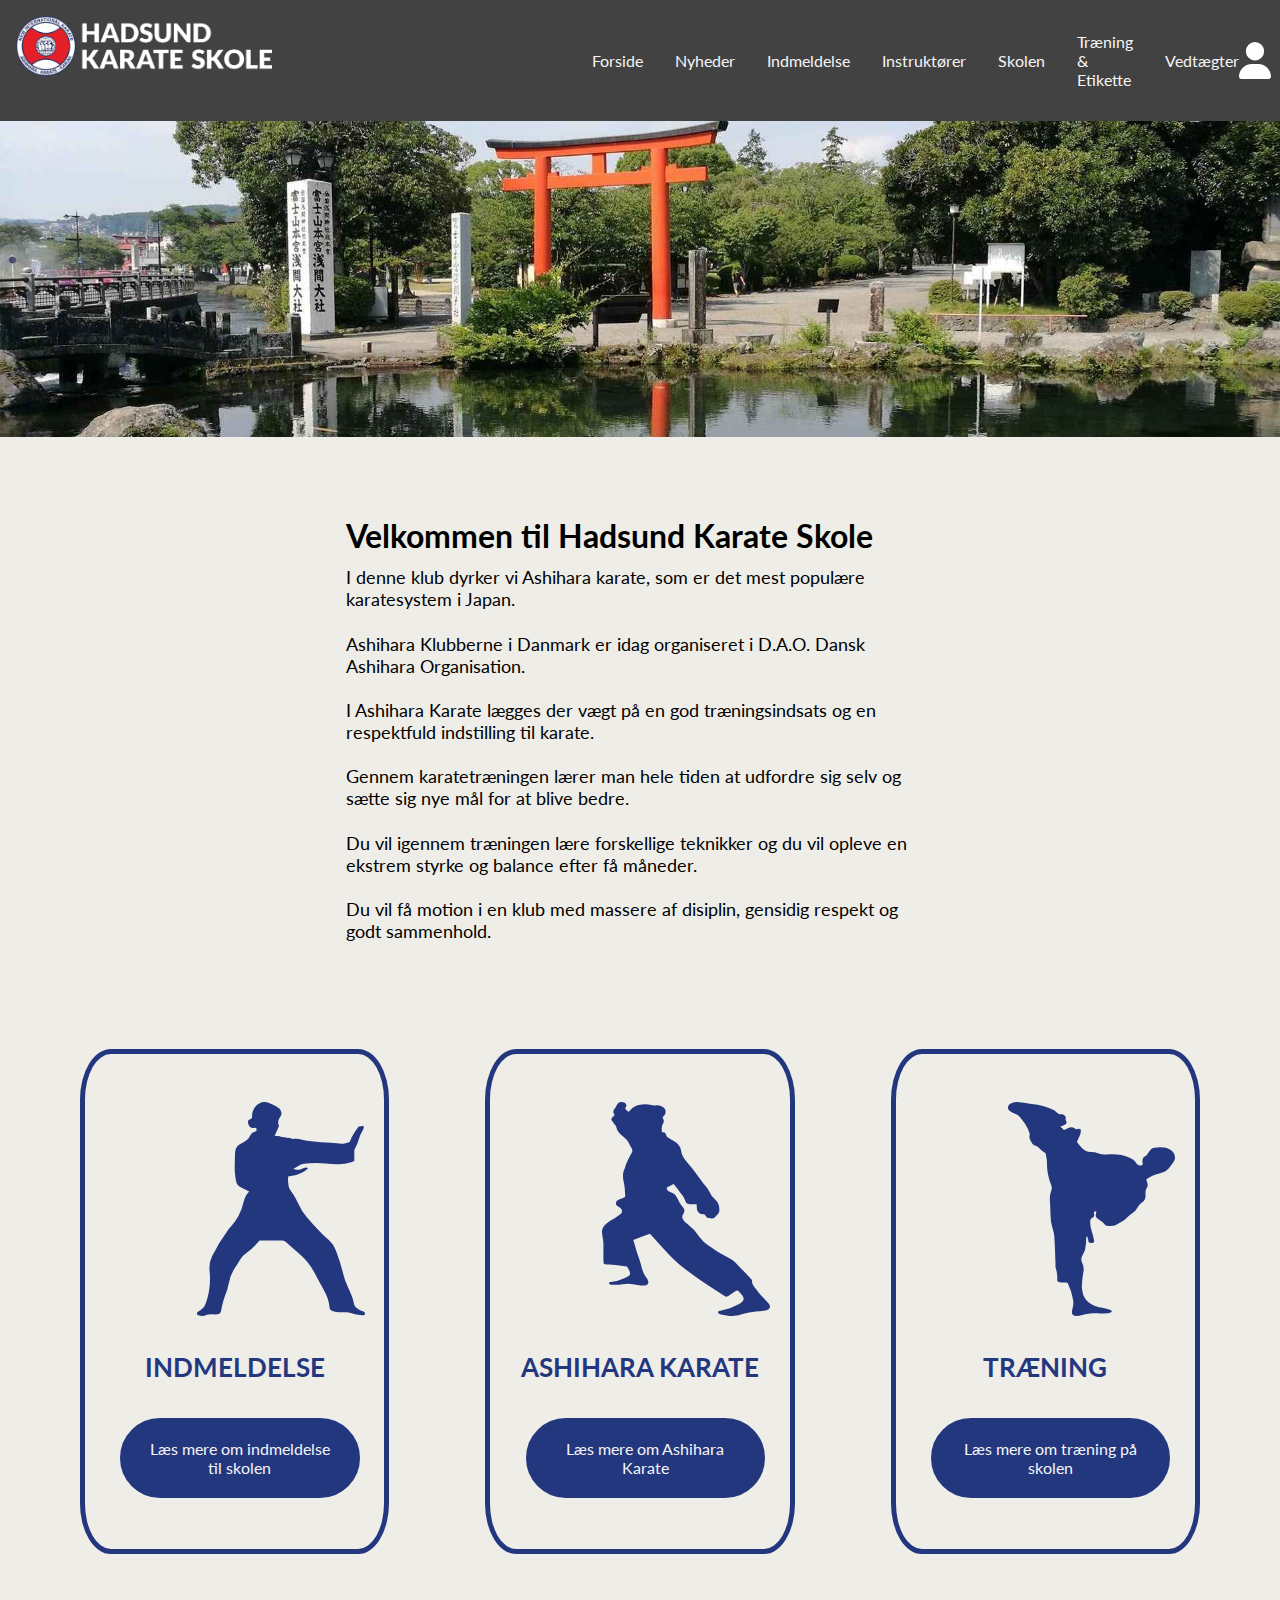
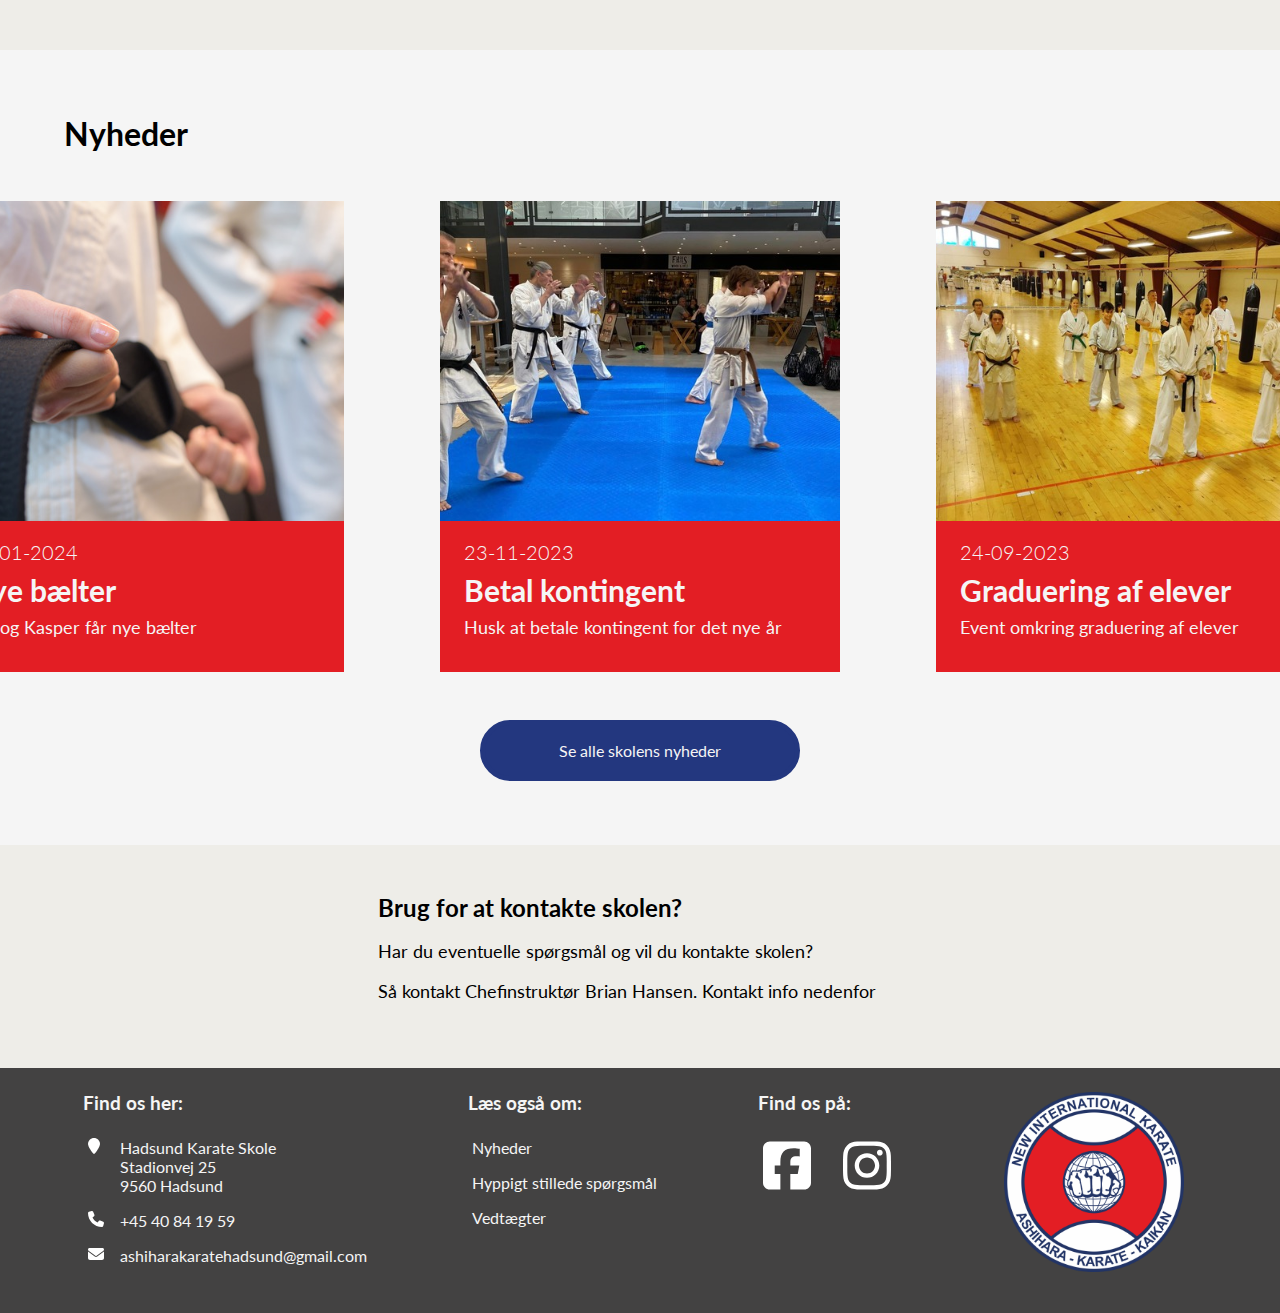
<file: index.html>
<!DOCTYPE html>
<html lang="en">
  <head>
    <meta charset="UTF-8">
    <meta name="viewport" content="width=device-width, initial-scale=1.0">
    <link rel="stylesheet" href="./assets/css/style.css">
    <title>Hadsund Karate Skole - Forside</title>
  </head>
  <body>
    <header>
      <nav>
        <a href="./index.html"><img class="logo" src="./assets/images/LogoMedText600px.png" alt="Hadsund karate skole logo"></a>
        <div class="menu">
        <img src="./assets/images/bars-solid (3).svg" alt="Menu">
        </div>
        <ul>
          <li><a href="./index.html">Forside</a></li>
          <li><a href="./Nyheder.html">Nyheder</a></li>
          <li><a href="./Indmeldse.html">Indmeldelse</a></li>
          <li><a href="./Instruktører.html">Instruktører</a></li>
          <li><a href="./Skolen.html">Skolen</a></li>
          <li><a href="./Træning.html">Træning & Etikette</a></li>
          <li><a href="./Vedtægter.html">Vedtægter</a></li>
        </ul>
        <a href="#"><img src="./assets/images/user-icon.svg" alt="Brugerlogin til Ashihara hadsund karate skole"></a>
      </nav>
      <img class="hero" src="./assets/images/Desktop Hero/BueHero.jpg" alt="Billede af torigate fra Japan">
    </header>
    <main>
      <section class="velkommen">
        <h1>Velkommen til Hadsund Karate Skole</h1>
        <p>I denne klub dyrker vi Ashihara karate, som er det mest populære
          karatesystem i Japan.</p>
        <p>Ashihara Klubberne i Danmark er idag organiseret i D.A.O. Dansk Ashihara Organisation.</p>
        <p>I Ashihara Karate lægges der vægt på en god træningsindsats og en respektfuld indstilling til karate. </p>
        <p>Gennem karatetræningen lærer man hele tiden at udfordre sig selv og sætte sig nye mål for at blive bedre.</p>
        <p>Du vil igennem træningen lære forskellige teknikker og du vil opleve en ekstrem styrke og balance efter få måneder.</p>
        <p>Du vil få motion i en klub med massere af disiplin, gensidig respekt og godt sammenhold.</p>
      </section>
      <section>
        <div class="fep">
          <ul>
            <li>
              <img src="./assets/images/Figur 1.svg" alt="Billede af karate mand">
              <h3>INDMELDELSE</h3>
              <a href="./Indmeldse.html">Læs mere om indmeldelse til skolen</a>
            </li>
            <li>
              <img src="./assets/images/NewIcon2.svg" alt="Billede af karate mand med ben i vejret">
              <h3>ASHIHARA KARATE</h3>
              <a href="./Skolen.html">Læs mere om Ashihara Karate</a>
            </li>
            <li>
              <img src="./assets/images/NewIcon3.svg" alt="Billede af karate mand i forsvarsposition">
              <h3>TRÆNING</h3>
              <a href="./Træning.html">Læs mere om træning på skolen</a>
            </li>
          </ul>
        </div>
      </section>
      <section class="whitebg">
        <h2>Nyheder</h2>
        <div class="nyheder">
          <div class="nyhedsbokse">
            <a href="./Nyhed1.html">
              <img src="./assets/images/Nyheder/BælteNyhed.jpg" alt="Billede af bælte der strammes">
              <div class="nyhedtxt">
                <h3>12-01-2024</h3>
                <h4>Nye bælter</h4>
                <p>Jan og Kasper får nye bælter</p>
              </div>
            </a>
          </div>
          <div class="nyhedsbokse">
            <a href="#">
              <img src="./assets/images/Nyheder/KontingentNyhed.jpg" alt="Billede af Hadsund Karate Skole der træner">
              <div class="nyhedtxt">
                <h3>23-11-2023</h3>
                <h4>Betal kontingent</h4>
                <p>Husk at betale kontingent for det nye år</p>
              </div>
            </a>
          </div>
          <div class="nyhedsbokse">
            <a href="#">
              <img src="./assets/images/Nyheder/GradueringNyhed.jpg" alt="Billede af elever i Hadsund Karate Skolens dojo">
              <div class="nyhedtxt">
                <h3>24-09-2023</h3>
                <h4>Graduering af elever</h4>
                <p>Event omkring graduering af elever</p>
              </div>
            </a>
          </div>
        </div>
        <a class="knappen" href="./Nyheder.html">Se alle skolens nyheder</a>
      </section>
      <section class="kontakt">
        <h2>Brug for at kontakte skolen?</h2>
        <p>Har du eventuelle spørgsmål og vil du kontakte skolen?</p>
        <p>Så kontakt Chefinstruktør Brian Hansen. Kontakt info nedenfor</p>
      </section>
    </main>
    <footer>
      <div>
        <h3>Find os her:</h3>
        <ul>
          <li>
            <img class="pin" src="./assets/images/location-pin-solid.svg" alt="pin icon til adresse">
            <p>
              Hadsund Karate Skole <br>
              Stadionvej 25 <br>
              9560 Hadsund
            </p>
          </li>
          <li>
            <a href="tel:+40841959"><img src="./assets/images/phone-solid.svg" alt="Telefon icon til kontakt">+45 40 84 19 59</a>
          </li>
          <li>
            <a href="mailto:ashiharakaratehadsund@gmail.com"><img src="./assets/images/envelope-solid.svg" alt="kuvert icon til mailadresse">ashiharakaratehadsund@gmail.com</a>
          </li>
        </ul>
      </div>
      <div>
        <h3>Læs også om:</h3>
        <ul>
          <li><a href="./Nyheder.html">Nyheder</a></li>
          <li><a href="./Skolen.html#FAQ">Hyppigt stillede spørgsmål</a></li>
          <li><a href="./Vedtægter.html">Vedtægter</a></li>
        </ul>
      </div>
      <div class="soMe">
        <h3>Find os på:</h3>
        <ul>
          <li>
            <a href="https://www.facebook.com/pages/Hadsund-Karate-Skole/755453411214747?paipv=0&eav=AfYNn-LGBOCE7icFUKvfphhzmrE2_DwDuVQ1hgRdJdn99b6k6TsdnisQBBgXSzHgJ0Q&_rdr"><img src="./assets/images/square-facebook (1).svg" alt="Facebook icon"></a>
          </li>
          <li>
            <a href="https://www.instagram.com/hadsund_ashihara/?utm_source=ig_profile_share&igshid=1e9ogmtfgvlws"><img src="./assets/images/instagram (1).svg" alt="Instagram icon"></a>
          </li>
        </ul>
      </div>
      <img src="./assets/images/logo_til_footer1.svg" alt="Klubbens logo">
    </footer>
  </body>
</html>
</file>
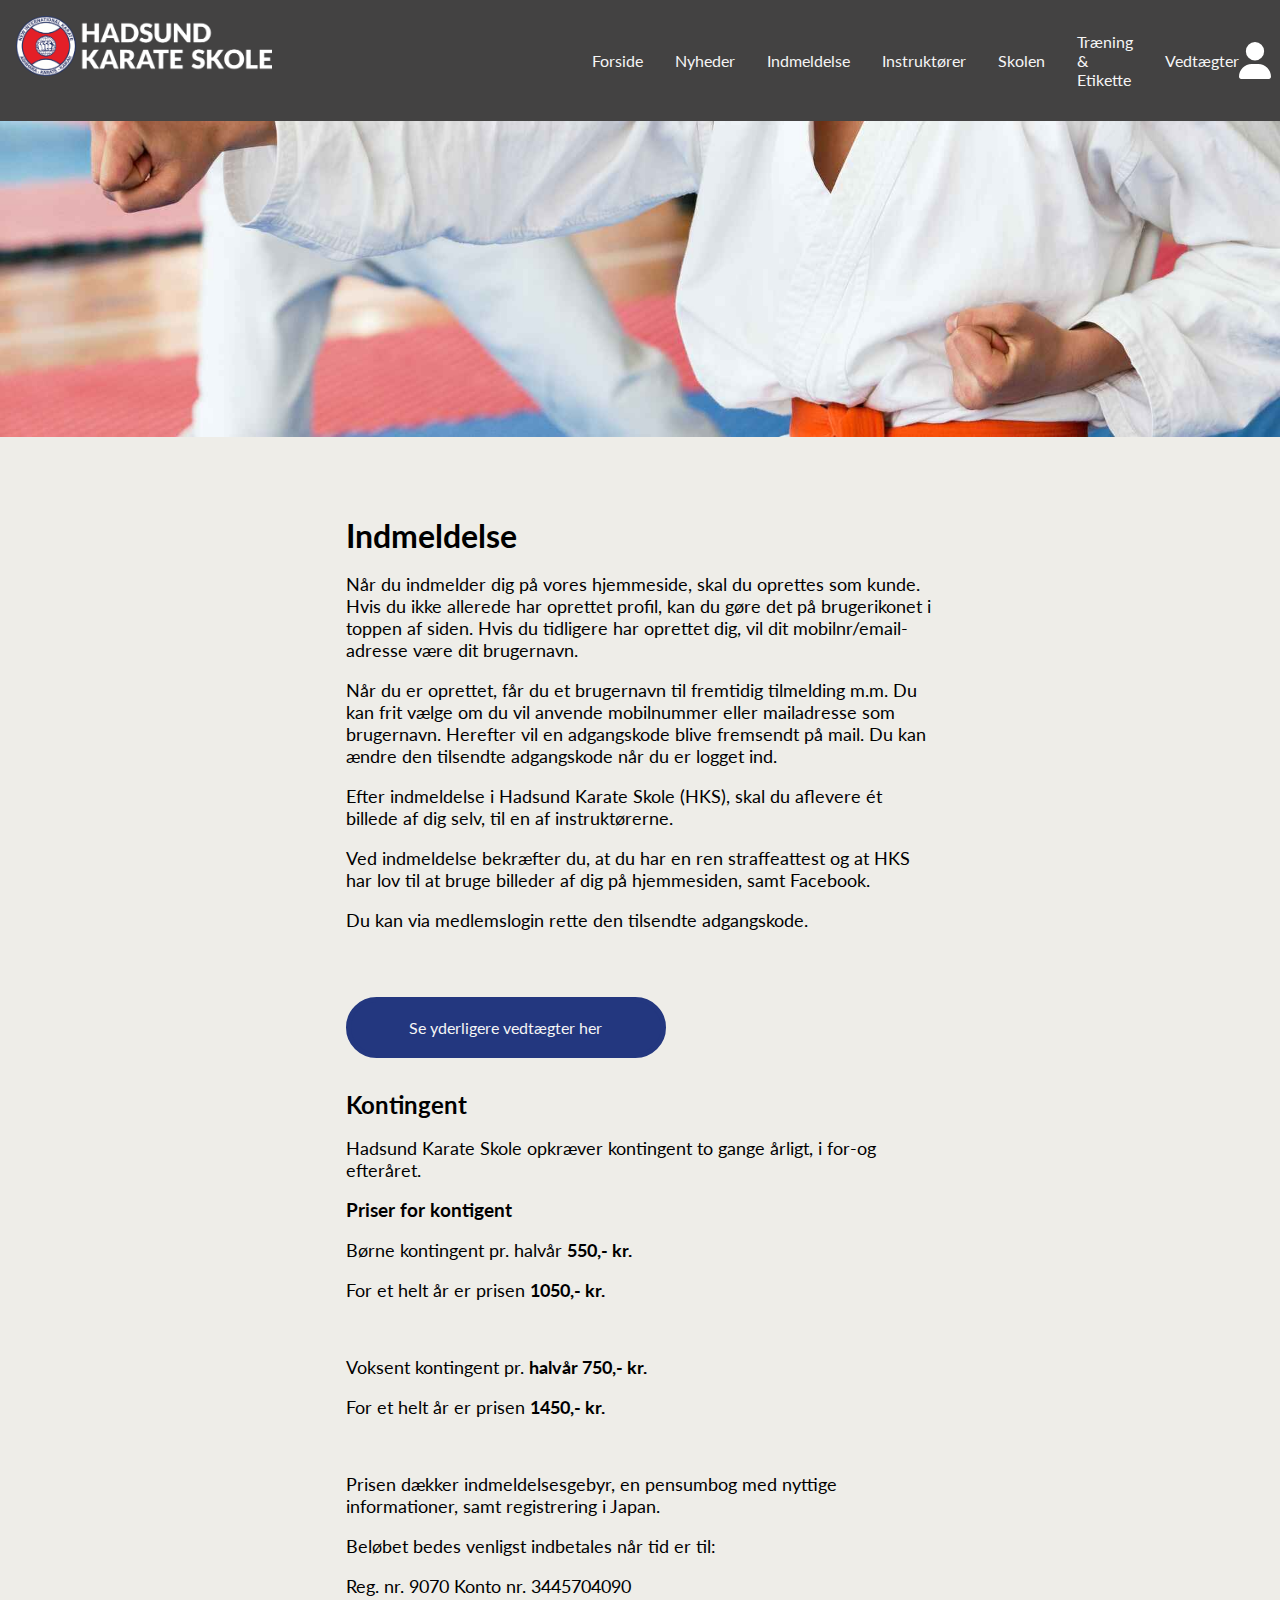
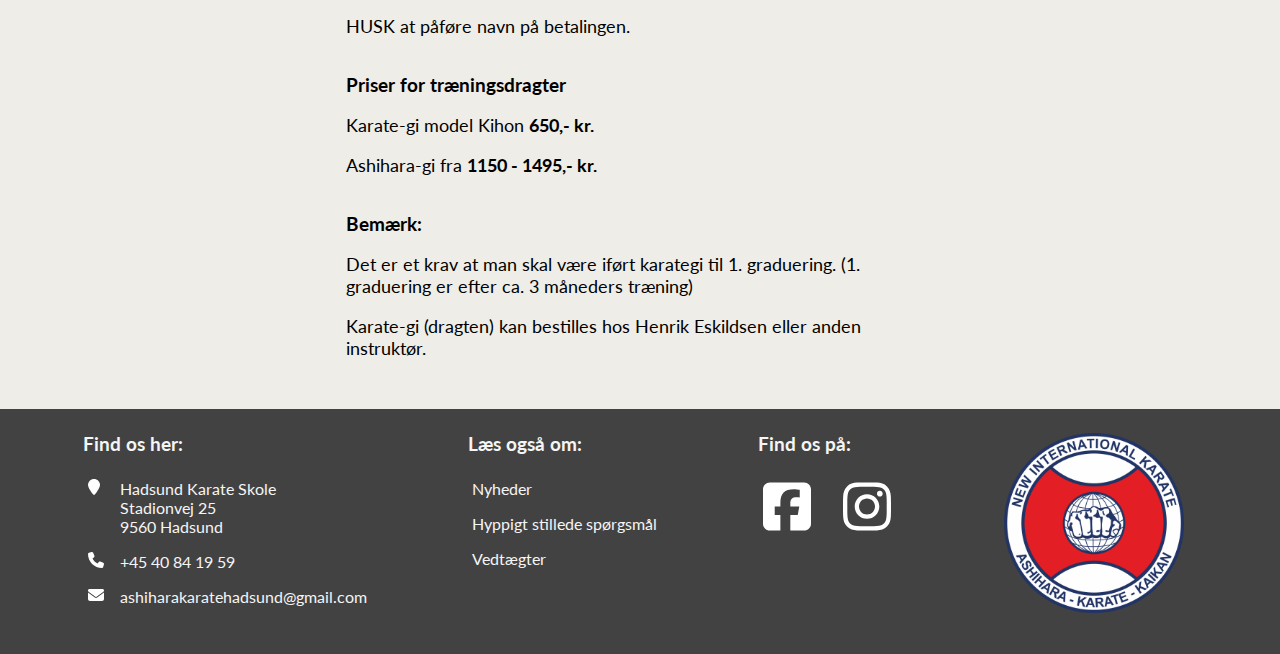
<file: Indmeldse.html>
<!DOCTYPE html>
<html lang="da">
  <head>
    <meta charset="UTF-8">
    <meta name="viewport" content="width=device-width, initial-scale=1.0">
    <link rel="stylesheet" href="./assets/css/style.css">
    <title>Hadsund Karate Skole - Indmeldelse</title>
  </head>
  <body>
    <header>
      <nav>
        <a href="./index.html"><img class="logo" src="./assets/images/LogoMedText600px.png" alt="Hadsund karate skole logo"></a>
        <div class="menu">
        <img src="./assets/images/bars-solid (3).svg" alt="Menu">
        </div>
        <ul>
          <li><a href="./index.html">Forside</a></li>
          <li><a href="./Nyheder.html">Nyheder</a></li>
          <li><a href="./Indmeldse.html">Indmeldelse</a></li>
          <li><a href="./Instruktører.html">Instruktører</a></li>
          <li><a href="./Skolen.html">Skolen</a></li>
          <li><a href="./Træning.html">Træning & Etikette</a></li>
          <li><a href="./Vedtægter.html">Vedtægter</a></li>
        </ul>
        <a href="#"><img src="./assets/images/user-icon.svg" alt="Brugerlogin til Ashihara hadsund karate skole"></a>
      </nav>
      <img class="hero" src="./assets/images/Desktop Hero/IndmeldelseHero.jpg" alt="Billede af en der laver et karate slag">
    </header>
    <main>
      <div class="mainGrid">
        <div>
          <article>
            <h1>Indmeldelse</h1>
            <p>
              Når du indmelder dig på vores hjemmeside, skal du oprettes som kunde. Hvis du ikke allerede har oprettet profil, kan du gøre det på brugerikonet i toppen af siden. Hvis du tidligere har oprettet dig, vil dit mobilnr/email-adresse være dit brugernavn.
            </p>
            <p>
              Når du er oprettet, får du et brugernavn til fremtidig tilmelding m.m.  Du kan frit vælge om du vil anvende mobilnummer eller mailadresse som brugernavn. Herefter vil en adgangskode blive fremsendt på mail. Du kan ændre den tilsendte adgangskode når du er logget ind. 
            </p>
            <p>Efter indmeldelse i Hadsund Karate Skole (HKS), skal du aflevere ét billede af dig selv, til en af instruktørerne.</p>
            <p>
              Ved indmeldelse bekræfter du, at du har en ren straffeattest og at HKS har lov til at bruge billeder af dig på hjemmesiden, samt Facebook.
            </p>
            <p>Du kan via medlemslogin rette den tilsendte adgangskode.</p>
          </article>
          <div class="knapPos2">
            <a class="knappen" href="./Vedtægter.html"
              >Se yderligere vedtægter her</a
            >
          </div>
        </div>
        <section>
          <h2>Kontingent</h2>
          <p>
            Hadsund Karate Skole opkræver kontingent to gange årligt, i for-og
            efteråret.
          </p>
          <article>
            <h3>Priser for kontigent</h3>
            <p>Børne kontingent pr. halvår <span>550,- kr.</span></p>
            <p>For et helt år er prisen <span>1050,- kr.</span></p>
            <br>
            <p>Voksent kontingent pr. <span>halvår 750,- kr.</span></p>
            <p>For et helt år er prisen <span>1450,- kr.</span></p>
            <br>
            <p>
              Prisen dækker indmeldelsesgebyr, en pensumbog med nyttige
              informationer, samt registrering i Japan.
            </p>
            <p>Beløbet bedes venligst indbetales når tid er til:</p>
            <p>Reg. nr. 9070 Konto nr. 3445704090</p>
            <p>HUSK at påføre navn på betalingen.</p> <br>
          </article>
          <article>
            <h3>Priser for træningsdragter</h3>
            <p>Karate-gi model Kihon <span>650,- kr. </span></p>
            <p>Ashihara-gi fra <span>1150 - 1495,- kr. </span></p> <br>
          </article>
          <article>
            <h3>Bemærk:</h3>
            <p>
              Det er et krav at man skal være iført karategi til 1. graduering.
              (1. graduering er efter ca. 3 måneders træning)
            </p>
            <p>
              Karate-gi (dragten) kan bestilles hos Henrik Eskildsen eller anden
              instruktør.
            </p>
          </article>
        </section>
      </div>
    </main>
    <footer>
      <div>
        <h3>Find os her:</h3>
        <ul>
          <li>
            <img class="pin" src="./assets/images/location-pin-solid.svg" alt="pin icon til adresse">
            <p>
              Hadsund Karate Skole <br>
              Stadionvej 25 <br>
              9560 Hadsund
            </p>
          </li>
          <li>
            <a href="tel:+40841959"><img src="./assets/images/phone-solid.svg" alt="Telefon icon til kontakt">+45 40 84 19 59</a>
          </li>
          <li>
            <a href="mailto:ashiharakaratehadsund@gmail.com"><img src="./assets/images/envelope-solid.svg" alt="kuvert icon til mailadresse">ashiharakaratehadsund@gmail.com</a>
          </li>
        </ul>
      </div>
      <div>
        <h3>Læs også om:</h3>
        <ul>
          <li><a href="./Nyheder.html">Nyheder</a></li>
          <li><a href="./Skolen.html#FAQ">Hyppigt stillede spørgsmål</a></li>
          <li><a href="./Vedtægter.html">Vedtægter</a></li>
        </ul>
      </div>
      <div class="soMe">
        <h3>Find os på:</h3>
        <ul>
          <li>
            <a href="https://www.facebook.com/pages/Hadsund-Karate-Skole/755453411214747?paipv=0&eav=AfYNn-LGBOCE7icFUKvfphhzmrE2_DwDuVQ1hgRdJdn99b6k6TsdnisQBBgXSzHgJ0Q&_rdr"><img src="./assets/images/square-facebook (1).svg" alt="Facebook icon"></a>
          </li>
          <li>
            <a href="https://www.instagram.com/hadsund_ashihara/?utm_source=ig_profile_share&igshid=1e9ogmtfgvlws"><img src="./assets/images/instagram (1).svg" alt="Instagram icon"></a>
          </li>
        </ul>
      </div>
      <img src="./assets/images/logo_til_footer1.svg" alt="Klubbens logo">
    </footer>
  </body>
</html>
</file>
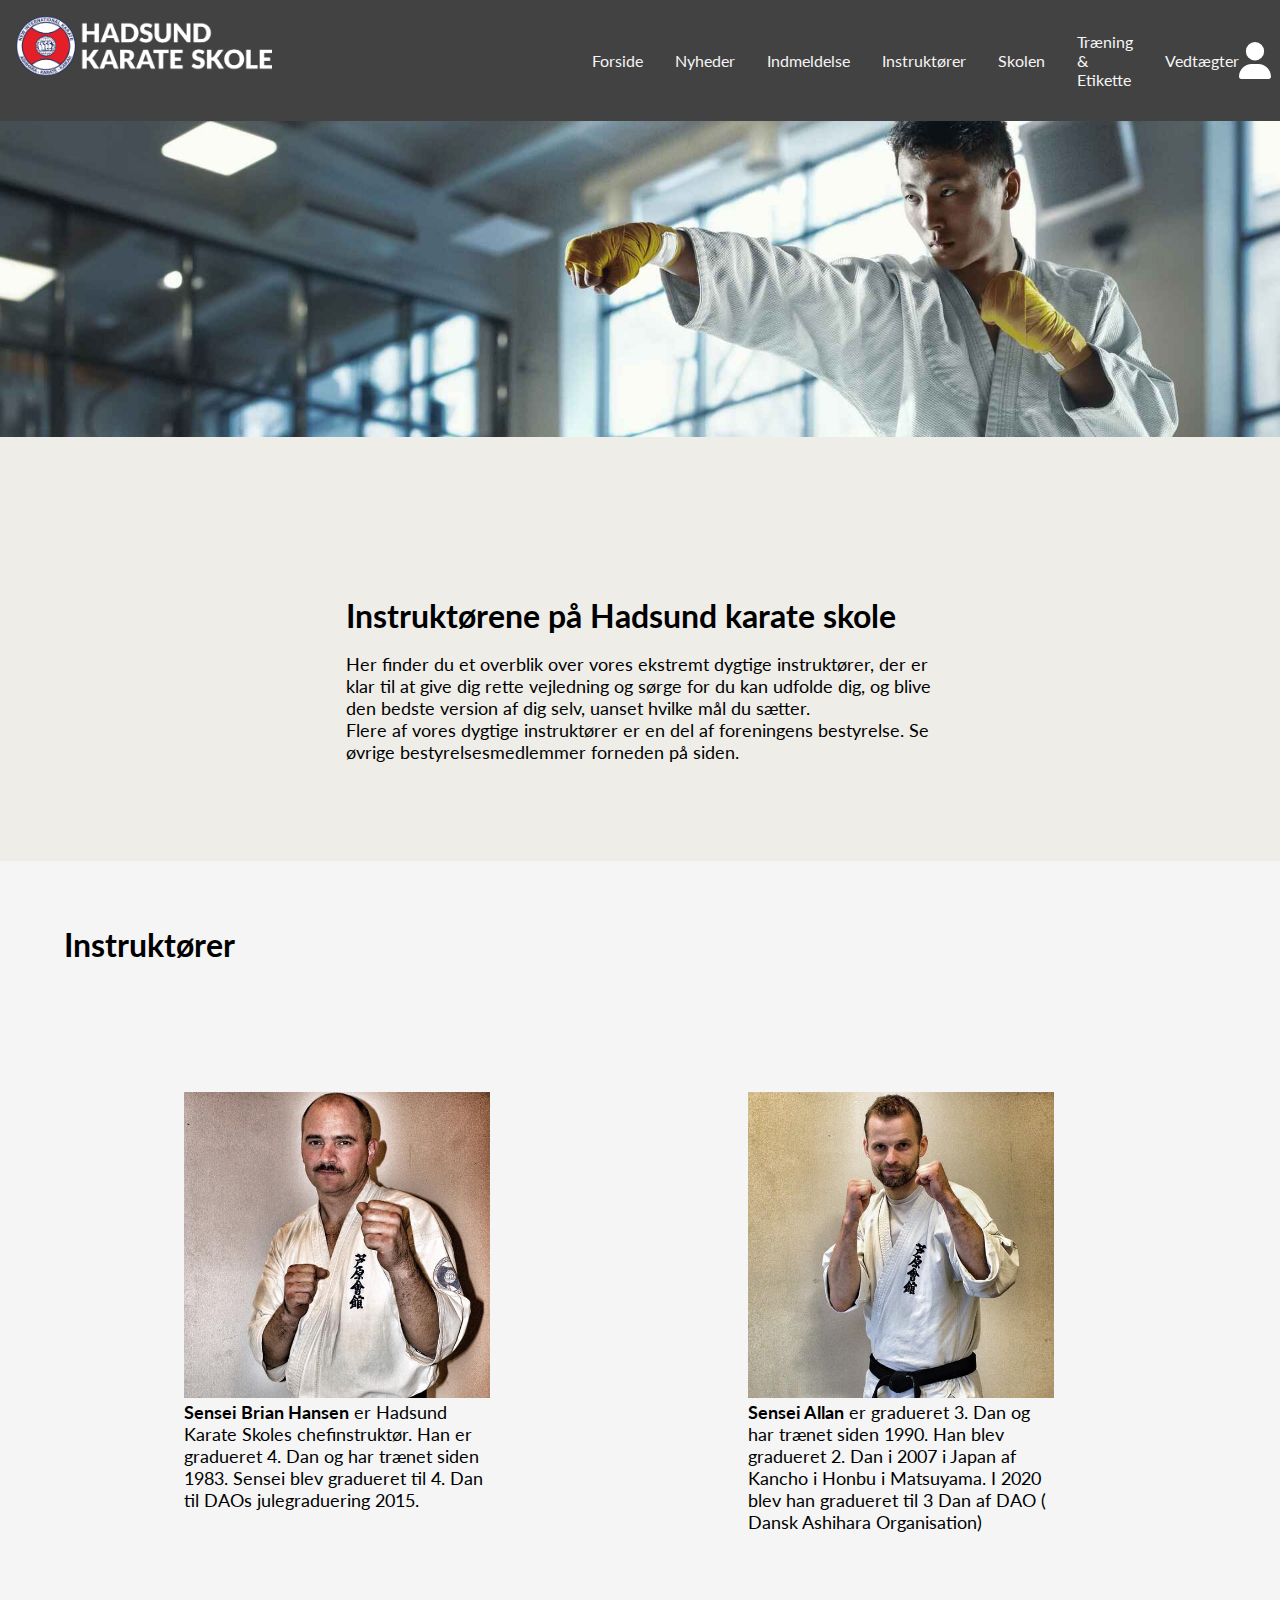
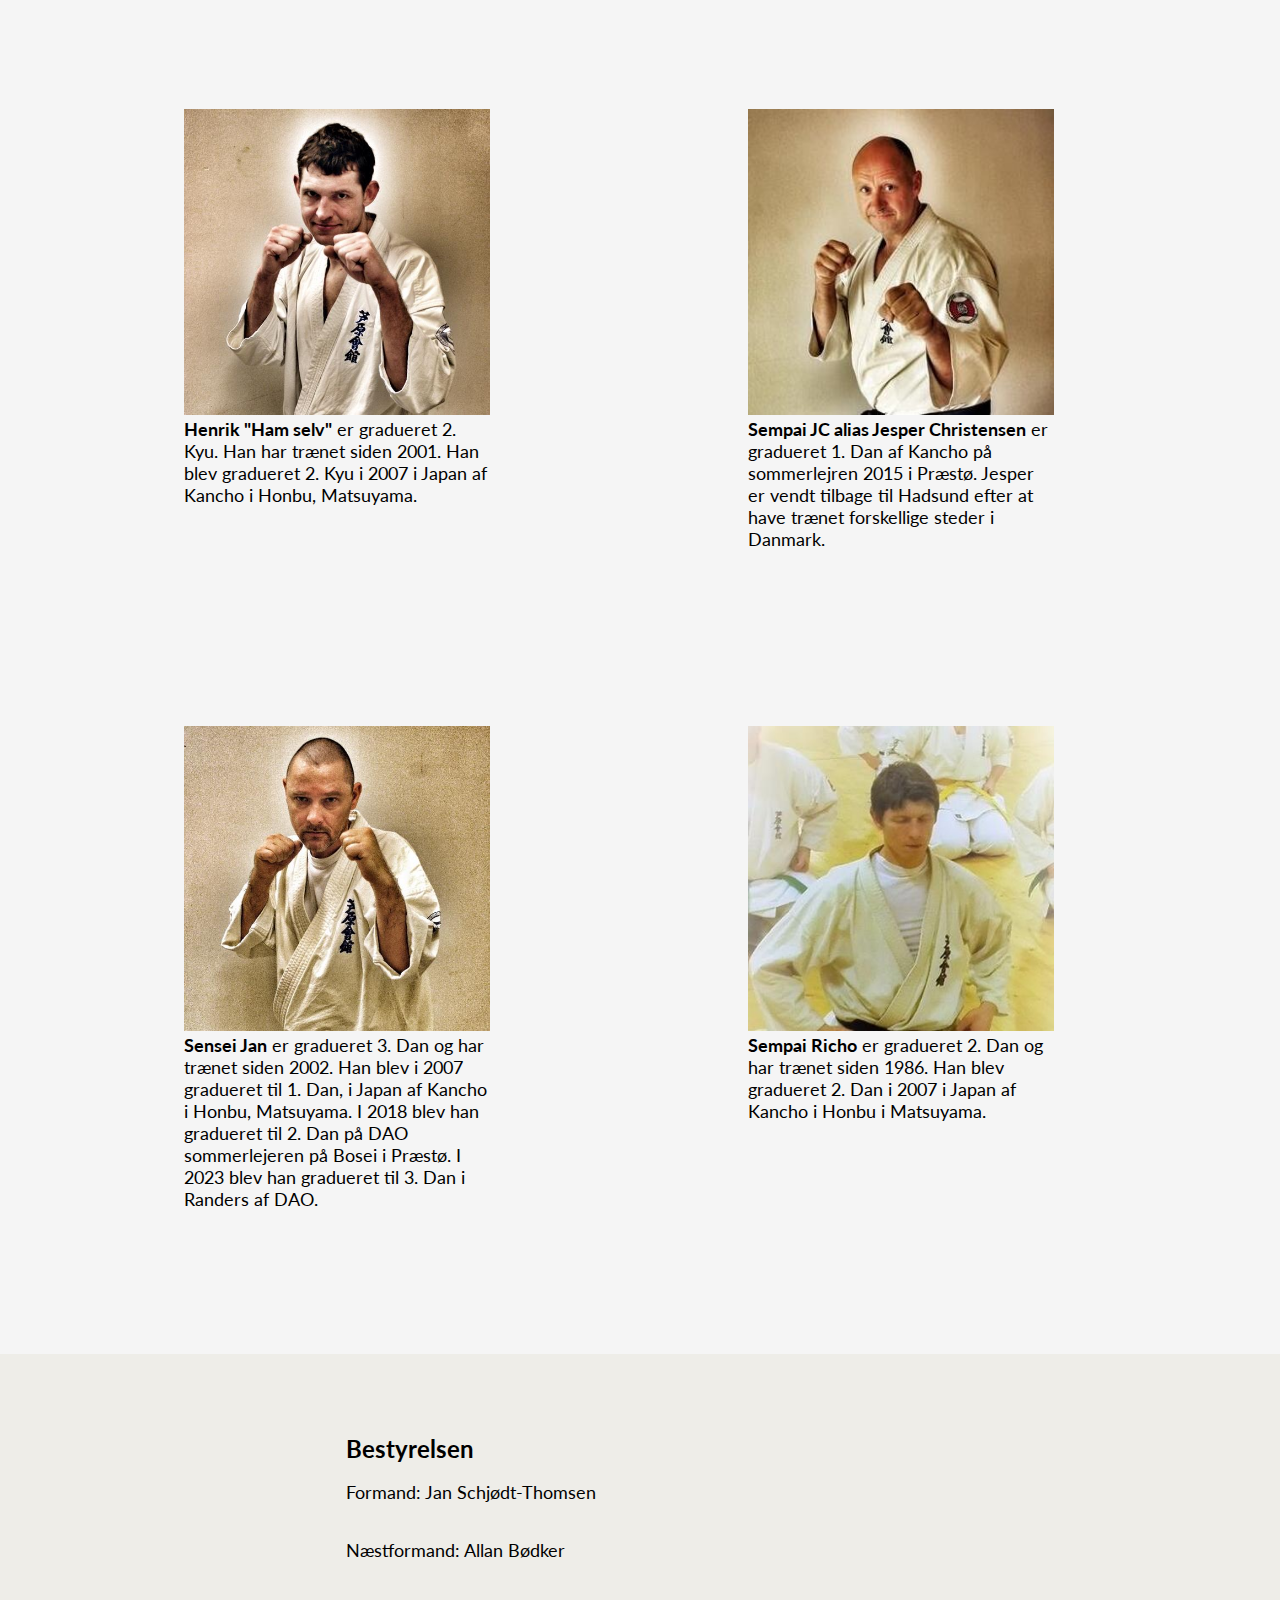
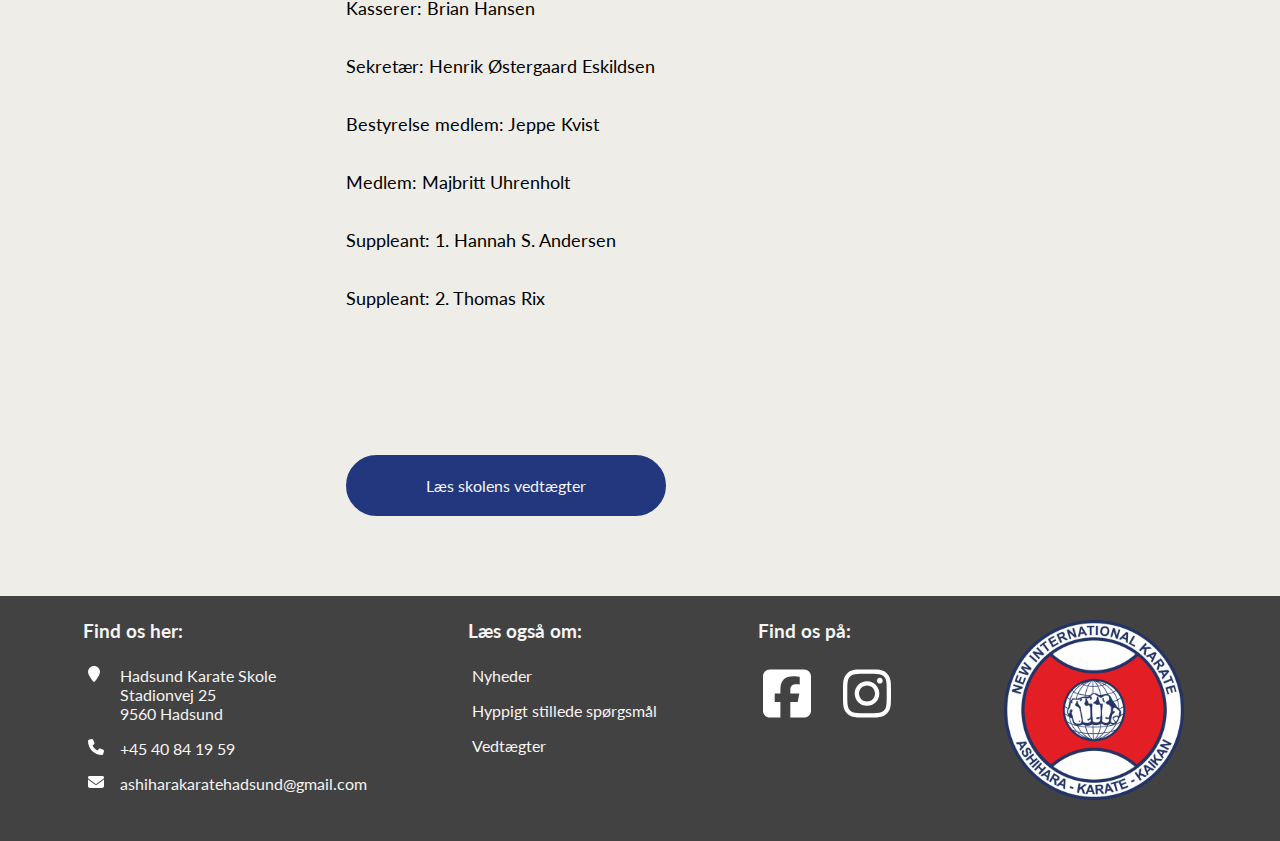
<file: Instruktører.html>
<!DOCTYPE html>
<html lang="en">
  <head>
    <meta charset="UTF-8">
    <meta name="viewport" content="width=device-width, initial-scale=1.0">
    <link rel="stylesheet" href="./assets/css/style.css">
    <title>Hadsund Karate Skole - Instruktører</title>
  </head>
  <body>
    <header>
      <nav>
        <a href="./index.html"><img class="logo" src="./assets/images/LogoMedText600px.png" alt="Hadsund karate skole logo"></a>
        <div class="menu">
        <img src="./assets/images/bars-solid (3).svg" alt="Menu">
        </div>
        <ul>
          <li><a href="./index.html">Forside</a></li>
          <li><a href="./Nyheder.html">Nyheder</a></li>
          <li><a href="./Indmeldse.html">Indmeldelse</a></li>
          <li><a href="./Instruktører.html">Instruktører</a></li>
          <li><a href="./Skolen.html">Skolen</a></li>
          <li><a href="./Træning.html">Træning & Etikette</a></li>
          <li><a href="./Vedtægter.html">Vedtægter</a></li>
        </ul>
        <a href="#"><img src="./assets/images/user-icon.svg" alt="Brugerlogin til Ashihara hadsund karate skole"></a>
      </nav>
      <img class="hero" src="./assets/images/Desktop Hero/InstruktørHero.jpg" alt="Billede af voksen mand der slår ud i luften">
    </header>
    <main>
        <article class="instruktør">
          <h1>Instruktørene på Hadsund karate skole</h1>
          <p>
            Her finder du et overblik over vores ekstremt dygtige instruktører, der er klar til at give dig rette vejledning og sørge for du kan udfolde dig, og blive den bedste version af dig selv, uanset hvilke mål du sætter. <br> Flere af vores dygtige instruktører er en del af foreningens bestyrelse. Se øvrige bestyrelsesmedlemmer forneden på siden. 
          </p>
        </article>
        <div class="whitebg">
          <section class="senseis">
            <h2>Instruktører</h2>
          <ul>
            <li>
              <img src="./assets/images/Instruktører/brianHansen.jpeg" alt="Billede af Brian Hansen">
              <p>
                <span>Sensei Brian Hansen</span> er Hadsund Karate Skoles chefinstruktør. Han er gradueret 4. Dan og har trænet siden 1983. Sensei blev gradueret til 4. Dan til DAOs julegraduering 2015.
              </p>
            </li>
            <li>
              <img src="./assets/images/Instruktører/allanSensei.jpeg" alt="Billede af Allan">
              <p>
                <span>Sensei Allan</span> er gradueret 3. Dan og har trænet siden 1990. Han blev gradueret 2. Dan i  2007 i Japan af Kancho i Honbu i Matsuyama. I 2020 blev han gradueret til 3 Dan af DAO ( Dansk Ashihara Organisation)
              </p>
            </li>
            <li>
              <img src="./assets/images/Instruktører/henrik.jpeg" alt="Billede af Henrik">
              <p>
                <span>Henrik "Ham selv"</span> er gradueret 2. Kyu. Han har trænet siden 2001. Han blev gradueret 2. Kyu i 2007 i Japan af Kancho i Honbu, Matsuyama.
              </p>
            </li>
            <li>
              <img src="./assets/images/Instruktører/jesperSempei.jpeg" alt="Billede af Jesper Christensen">
              <p>
                <span>Sempai JC alias Jesper Christensen</span> er gradueret 1. Dan af Kancho på sommerlejren 2015 i Præstø. Jesper er vendt tilbage til Hadsund efter at have trænet forskellige steder i Danmark.
              </p>
            </li>
            <li>
              <img src="./assets/images/Instruktører/janSensei.jpeg" alt="Billede af Jan">
              <p>
                <span>Sensei Jan</span> er gradueret 3. Dan og har trænet siden 2002. Han blev i 2007 gradueret til 1. Dan, i Japan af Kancho i Honbu, Matsuyama. I 2018 blev han gradueret til 2. Dan på DAO sommerlejeren på Bosei i Præstø. I 2023 blev han gradueret til 3. Dan i Randers af DAO. 
              </p>
            </li>
            <li>
              <img src="./assets/images/Instruktører/richo.jpg" alt="Billede af Richo">
              <p>
                <span>Sempai Richo</span> er gradueret 2. Dan og har trænet siden 1986. Han blev gradueret 2. Dan i  2007 i Japan  af Kancho i Honbu i Matsuyama.
              </p>
            </li>
          </ul>
          </section>
        </div>
        <article class="instruktør">
          <h2>Bestyrelsen</h2>
          <p>
            Formand: Jan Schjødt-Thomsen  
          </p>
          <p>
            Næstformand: Allan Bødker  
          </p>
          <p>
            Kasserer: Brian Hansen  
          </p>
          <p>
            Sekretær: Henrik Østergaard Eskildsen 
          </p>
          <p>
            Bestyrelse medlem: Jeppe Kvist 
          </p>
          <p>
            Medlem: Majbritt Uhrenholt 
          </p>
        <p>
          Suppleant: 1. Hannah S. Andersen 
        </p>
        <p>
          Suppleant: 2. Thomas Rix 
        </p>
      </article>
      <div class="instruktør">
        <a class="knappen" href="./Vedtægter.html">Læs skolens vedtægter</a>
      </div>
    </main>
    <footer>
      <div>
        <h3>Find os her:</h3>
        <ul>
          <li>
            <img class="pin" src="./assets/images/location-pin-solid.svg" alt="pin icon til adresse">
            <p>
              Hadsund Karate Skole <br>
              Stadionvej 25 <br>
              9560 Hadsund
            </p>
          </li>
          <li>
            <a href="tel:+40841959"><img src="./assets/images/phone-solid.svg" alt="Telefon icon til kontakt">+45 40 84 19 59</a>
          </li>
          <li>
            <a href="mailto:ashiharakaratehadsund@gmail.com"><img src="./assets/images/envelope-solid.svg" alt="kuvert icon til mailadresse">ashiharakaratehadsund@gmail.com</a>
          </li>
        </ul>
      </div>
      <div>
        <h3>Læs også om:</h3>
        <ul>
          <li><a href="./Nyheder.html">Nyheder</a></li>
          <li><a href="./Skolen.html#FAQ">Hyppigt stillede spørgsmål</a></li>
          <li><a href="./Vedtægter.html">Vedtægter</a></li>
        </ul>
      </div>
      <div class="soMe">
        <h3>Find os på:</h3>
        <ul>
          <li>
            <a href="https://www.facebook.com/pages/Hadsund-Karate-Skole/755453411214747?paipv=0&eav=AfYNn-LGBOCE7icFUKvfphhzmrE2_DwDuVQ1hgRdJdn99b6k6TsdnisQBBgXSzHgJ0Q&_rdr"><img src="./assets/images/square-facebook (1).svg" alt="Facebook icon"></a>
          </li>
          <li>
            <a href="https://www.instagram.com/hadsund_ashihara/?utm_source=ig_profile_share&igshid=1e9ogmtfgvlws"><img src="./assets/images/instagram (1).svg" alt="Instagram icon"></a>
          </li>
        </ul>
      </div>
      <img src="./assets/images/logo_til_footer1.svg" alt="Klubbens logo">
    </footer>
  </body>
</html>
</file>
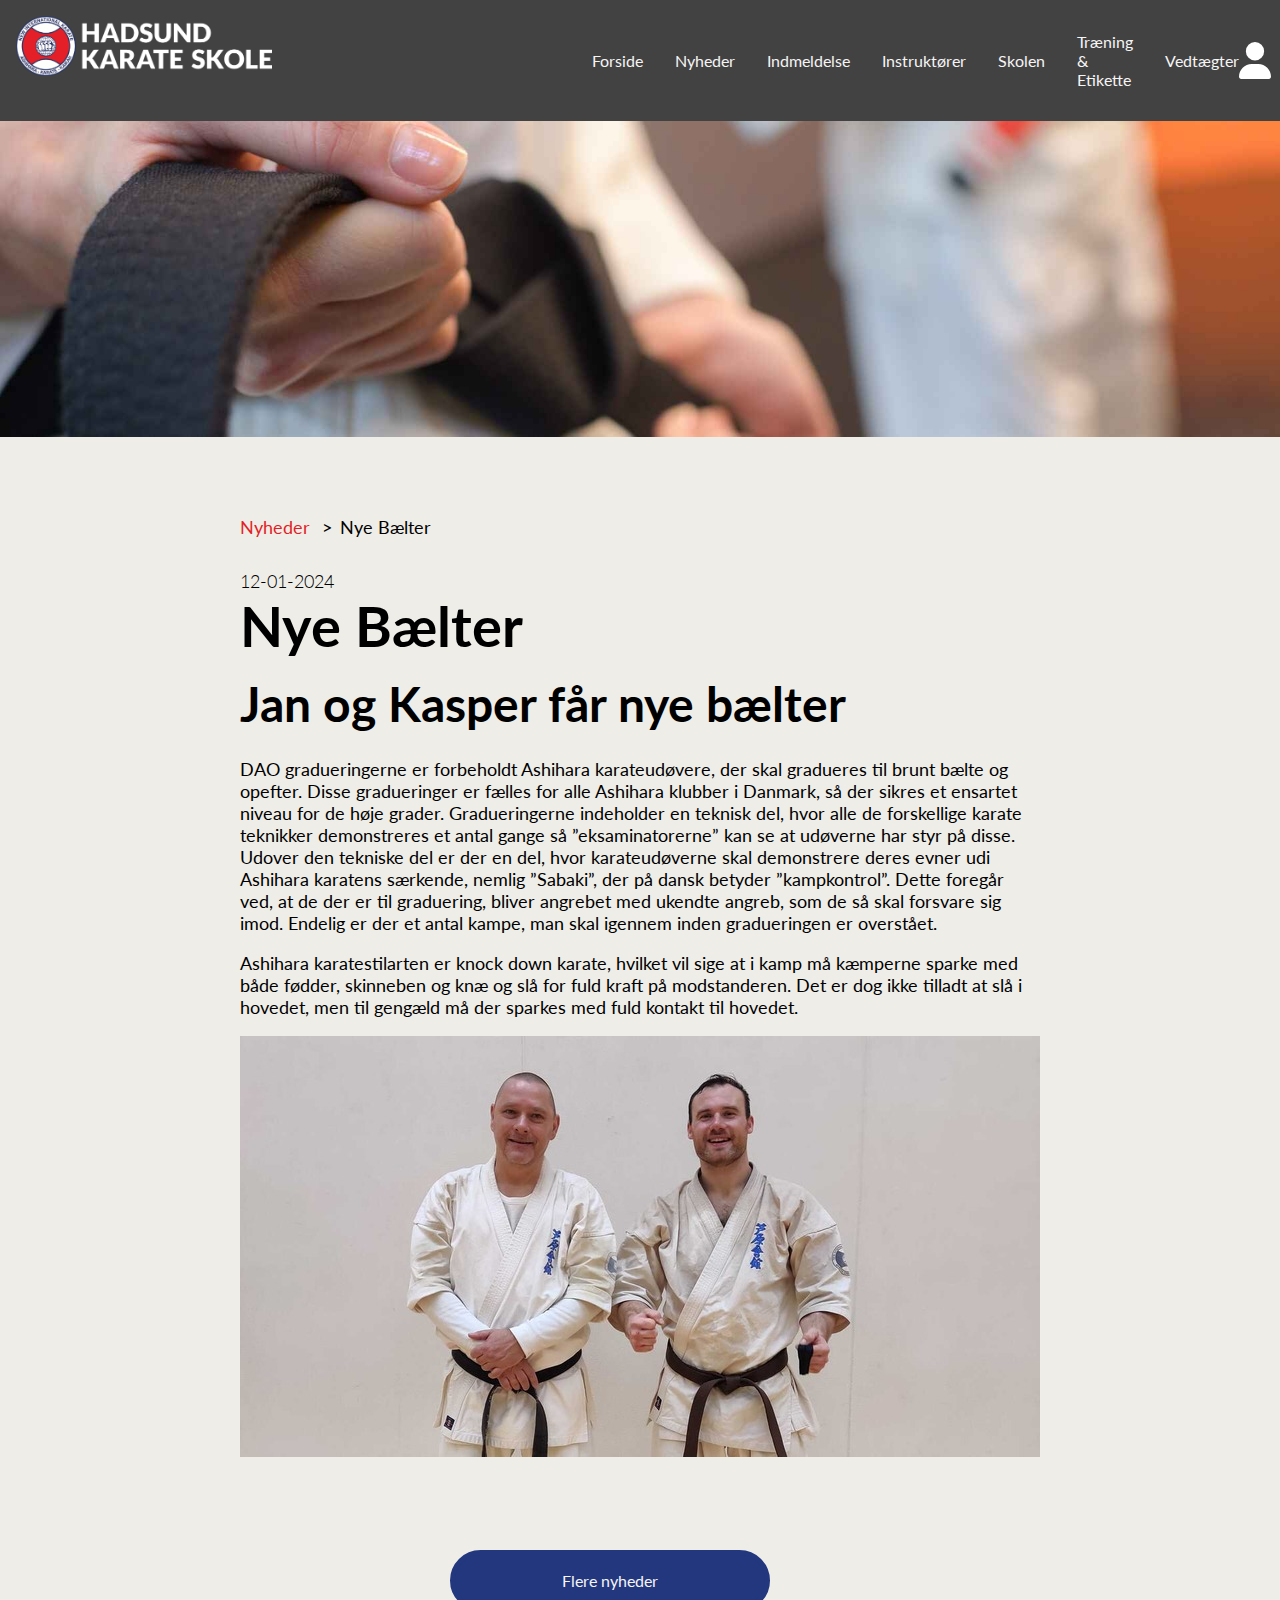
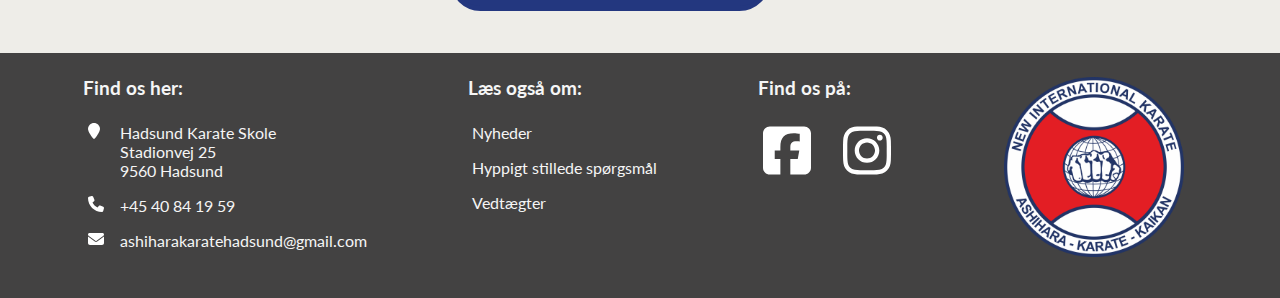
<file: Nyhed1.html>
<!DOCTYPE html>
<html lang="en">
  <head>
    <meta charset="UTF-8">
    <meta name="viewport" content="width=device-width, initial-scale=1.0">
    <link rel="stylesheet" href="./assets/css/style.css">
    <title>Hadsund Karate Skole - Nye Belter</title>
  </head>
  <body>
    <header>
      <nav>
        <a href="./index.html"><img class="logo" src="./assets/images/LogoMedText600px.png" alt="Hadsund karate skole logo"></a>
        <div class="menu">
        <img src="./assets/images/bars-solid (3).svg" alt="Menu">
        </div>
        <ul>
          <li><a href="./index.html">Forside</a></li>
          <li><a href="./Nyheder.html">Nyheder</a></li>
          <li><a href="./Indmeldse.html">Indmeldelse</a></li>
          <li><a href="./Instruktører.html">Instruktører</a></li>
          <li><a href="./Skolen.html">Skolen</a></li>
          <li><a href="./Træning.html">Træning & Etikette</a></li>
          <li><a href="./Vedtægter.html">Vedtægter</a></li>
        </ul>
        <a href="#"><img src="./assets/images/user-icon.svg" alt="Brugerlogin til Ashihara hadsund karate skole"></a>
      </nav>
      <img class="hero" src="./assets/images/Desktop Hero/BælteHero.jpg" alt="Billede af en der strammer sit karate bælte">
    </header>
    <main>
      <div class="Belts">
        <ul class="breadcrumb">
          <li><a href="./Nyheder.html">Nyheder</a></li>
          <li>Nye Bælter</li>
        </ul>
        <article>
          <p>12-01-2024</p>
          <h1>Nye Bælter</h1>
          <h2>Jan og Kasper får nye bælter</h2>
          <p>
            DAO gradueringerne er forbeholdt Ashihara karateudøvere, der skal
            gradueres til brunt bælte og opefter. Disse gradueringer er fælles
            for alle Ashihara klubber i Danmark, så der sikres et ensartet
            niveau for de høje grader. Gradueringerne indeholder en teknisk del,
            hvor alle de forskellige karate teknikker demonstreres et antal
            gange så ”eksaminatorerne” kan se at udøverne har styr på disse.
            Udover den tekniske del er der en del, hvor karateudøverne skal
            demonstrere deres evner udi Ashihara karatens særkende, nemlig
            ”Sabaki”, der på dansk betyder ”kampkontrol”. Dette foregår ved, at
            de der er til graduering, bliver angrebet med ukendte angreb, som de
            så skal forsvare sig imod. Endelig er der et antal kampe, man skal
            igennem inden gradueringen er overstået.
          </p>
          <p>
            Ashihara karatestilarten er knock down karate, hvilket vil sige at i
            kamp må kæmperne sparke med både fødder, skinneben og knæ og slå for
            fuld kraft på modstanderen. Det er dog ikke tilladt at slå i
            hovedet, men til gengæld må der sparkes med fuld kontakt til
            hovedet.
          </p>
          <img src="./assets/images/JanOgKasper.jpg" alt="">
        </article>

        <div class="knapPOS1">
          <a class="knappen" href="./Nyheder.html">Flere nyheder</a>
        </div>
      </div>
    </main>
    <footer>
      <div>
        <h3>Find os her:</h3>
        <ul>
          <li>
            <img class="pin" src="./assets/images/location-pin-solid.svg" alt="pin icon til adresse">
            <p>
              Hadsund Karate Skole <br>
              Stadionvej 25 <br>
              9560 Hadsund
            </p>
          </li>
          <li>
            <a href="tel:+40841959"><img src="./assets/images/phone-solid.svg" alt="Telefon icon til kontakt">+45 40 84 19 59</a>
          </li>
          <li>
            <a href="mailto:ashiharakaratehadsund@gmail.com"><img src="./assets/images/envelope-solid.svg" alt="kuvert icon til mailadresse">ashiharakaratehadsund@gmail.com</a>
          </li>
        </ul>
      </div>
      <div>
        <h3>Læs også om:</h3>
        <ul>
          <li><a href="./Nyheder.html">Nyheder</a></li>
          <li><a href="./Skolen.html#FAQ">Hyppigt stillede spørgsmål</a></li>
          <li><a href="./Vedtægter.html">Vedtægter</a></li>
        </ul>
      </div>
      <div class="soMe">
        <h3>Find os på:</h3>
        <ul>
          <li>
            <a href="https://www.facebook.com/pages/Hadsund-Karate-Skole/755453411214747?paipv=0&eav=AfYNn-LGBOCE7icFUKvfphhzmrE2_DwDuVQ1hgRdJdn99b6k6TsdnisQBBgXSzHgJ0Q&_rdr"><img src="./assets/images/square-facebook (1).svg" alt="Facebook icon"></a>
          </li>
          <li>
            <a href="https://www.instagram.com/hadsund_ashihara/?utm_source=ig_profile_share&igshid=1e9ogmtfgvlws"><img src="./assets/images/instagram (1).svg" alt="Instagram icon"></a>
          </li>
        </ul>
      </div>
      <img src="./assets/images/logo_til_footer1.svg" alt="Klubbens logo">
    </footer>
  </body>
</html>
</file>
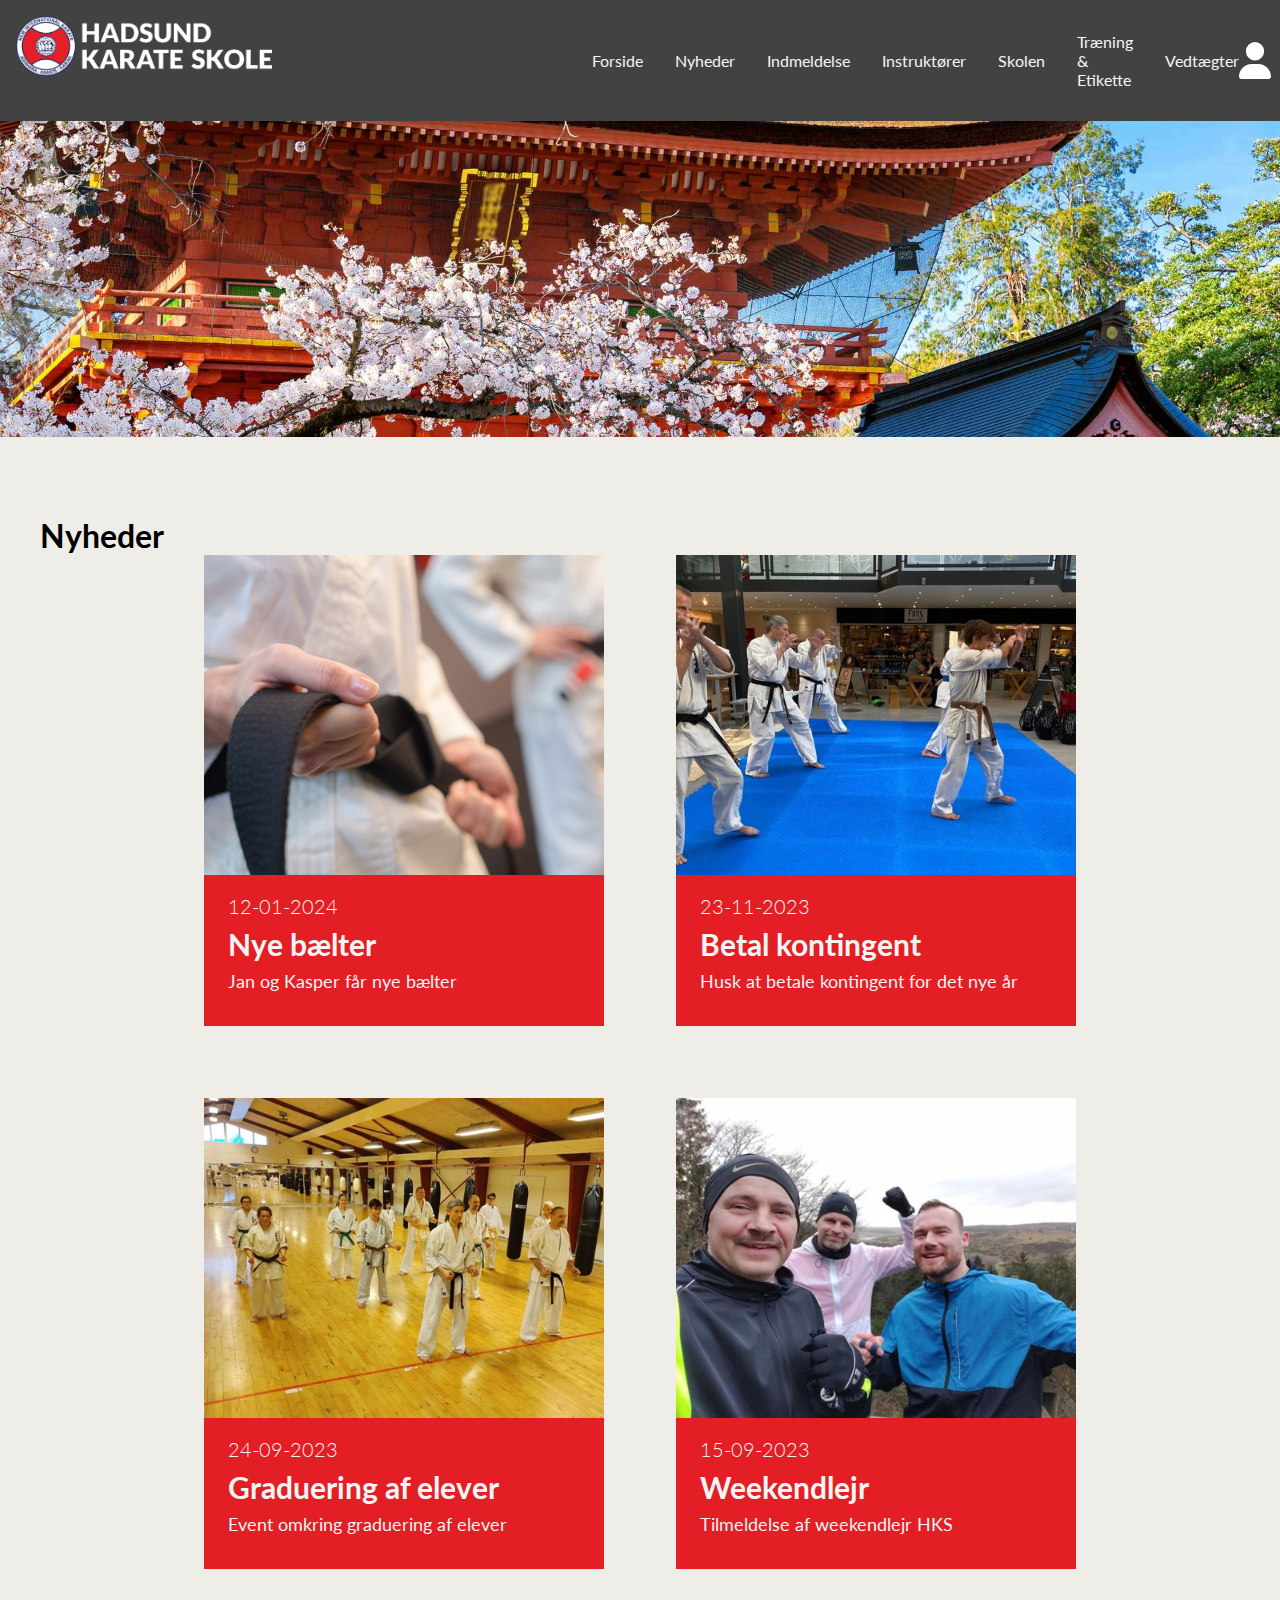
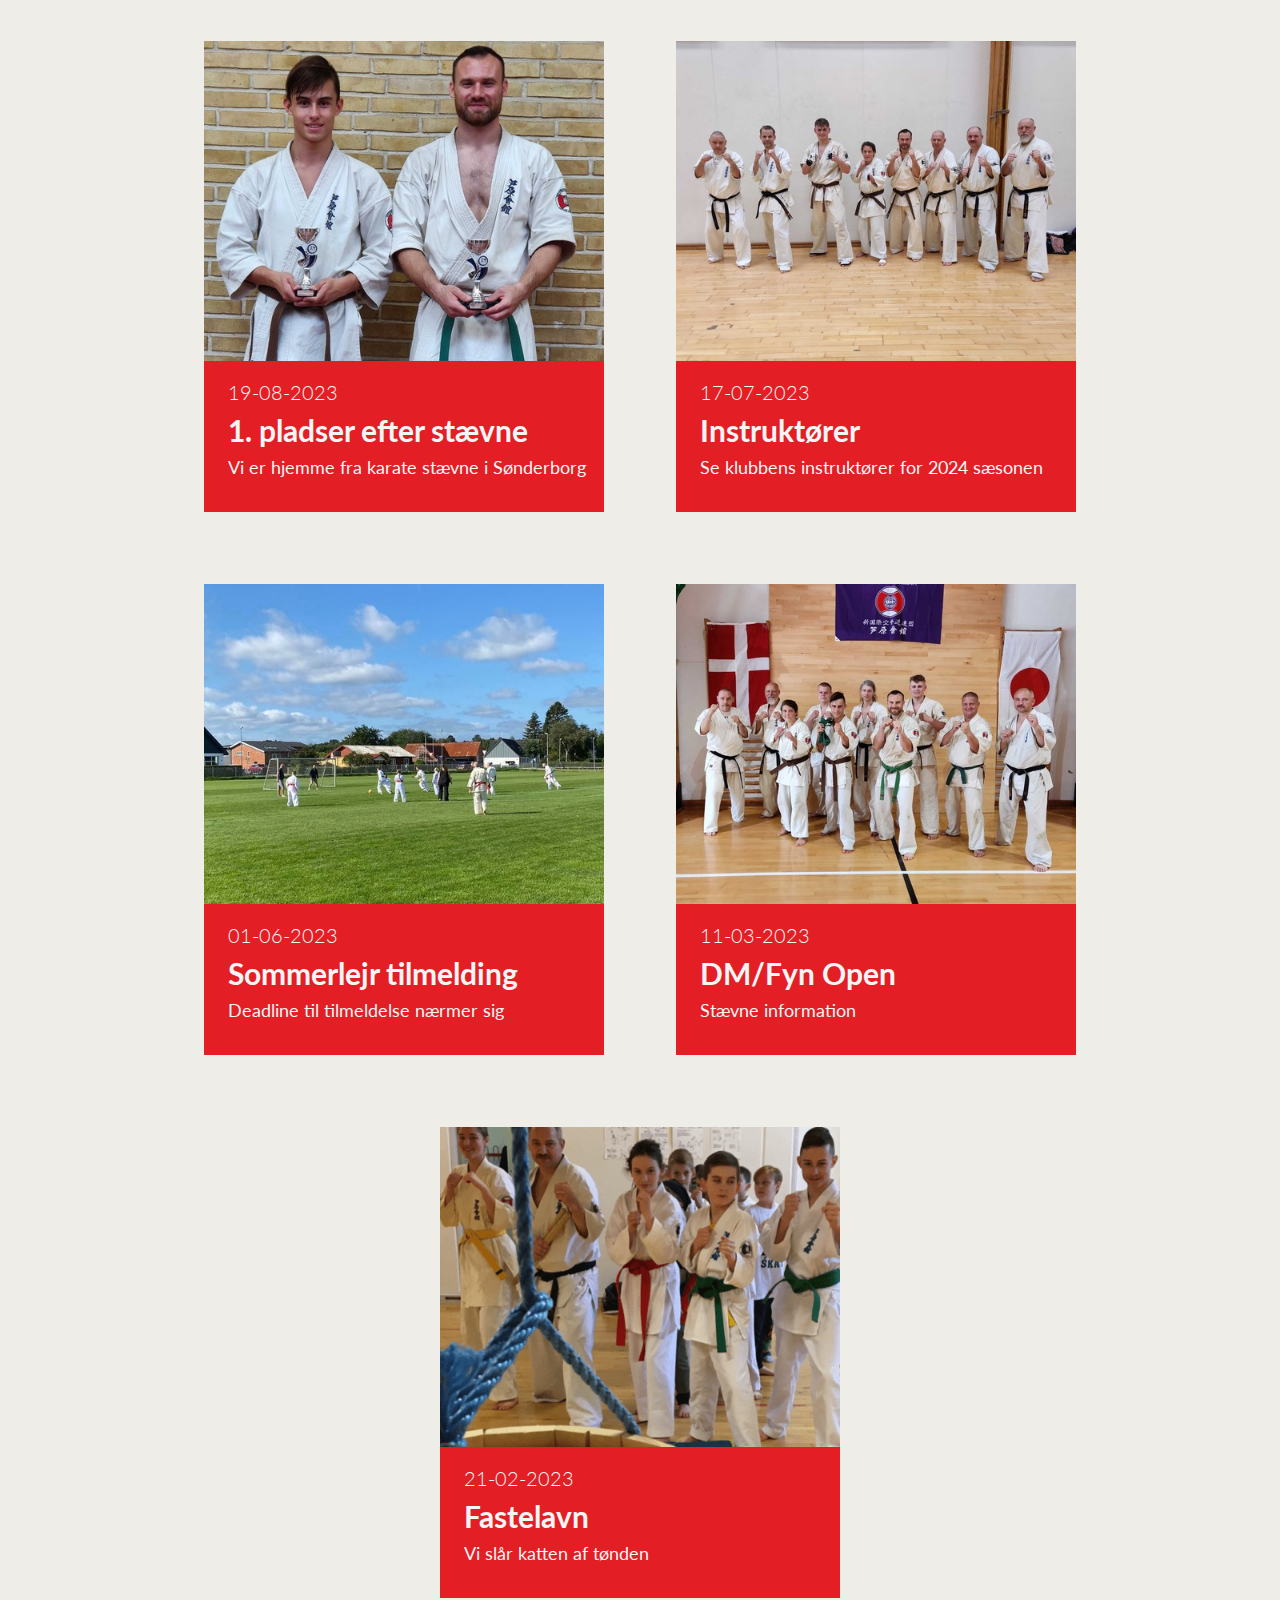
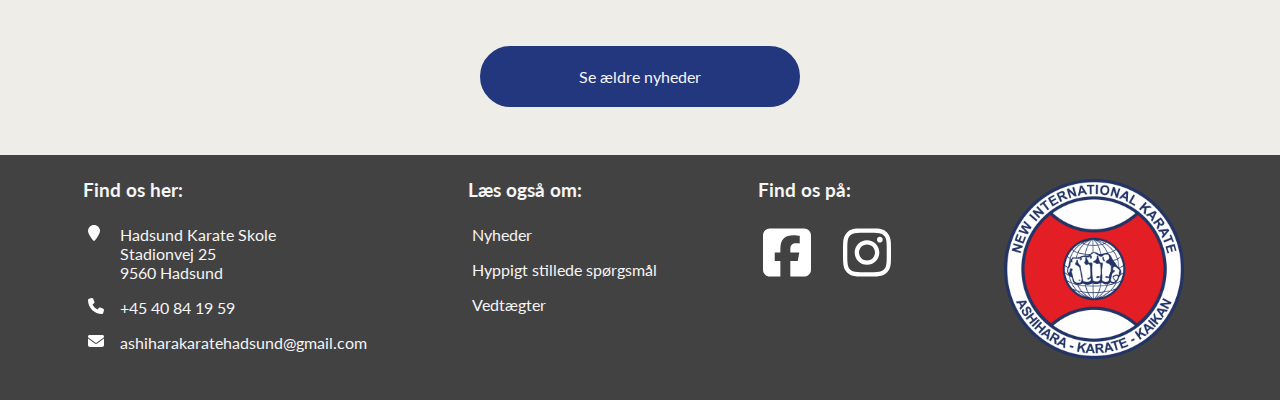
<file: Nyheder.html>
<!DOCTYPE html>
<html lang="en">
  <head>
    <meta charset="UTF-8">
    <meta name="viewport" content="width=device-width, initial-scale=1.0">
    <link rel="stylesheet" href="./assets/css/style.css">
    <title>Hadsund Karate Skole - Nyheder</title>
  </head>
  <body>
    <header>
      <nav>
        <a href="./index.html"><img class="logo" src="./assets/images/LogoMedText600px.png" alt="Hadsund karate skole logo"></a>
        <div class="menu">
        <img src="./assets/images/bars-solid (3).svg" alt="Menu">
        </div>
        <ul>
          <li><a href="./index.html">Forside</a></li>
          <li><a href="./Nyheder.html">Nyheder</a></li>
          <li><a href="./Indmeldse.html">Indmeldelse</a></li>
          <li><a href="./Instruktører.html">Instruktører</a></li>
          <li><a href="./Skolen.html">Skolen</a></li>
          <li><a href="./Træning.html">Træning & Etikette</a></li>
          <li><a href="./Vedtægter.html">Vedtægter</a></li>
        </ul>
        <a href="#"><img src="./assets/images/user-icon.svg" alt="Brugerlogin til Ashihara hadsund karate skole"></a>
      </nav>
      <img class="hero" src="./assets/images/Desktop Hero/HusHero.jpg" alt="Billede af tag fra et japansk tempel">
    </header>
    <main>
      <section class="nyhedsside">
      <h1>Nyheder</h1>
        <div class="nyhedermulti">
          <div class="nyhedsbokse">
            <a href="./Nyhed1.html">
              <img src="./assets/images/Nyheder/BælteNyhed.jpg" alt="Billede af en der strammer sit karate bælte">
              <div class="nyhedtxt">
                <h3>12-01-2024</h3>
                <h4>Nye bælter</h4>
                <p>Jan og Kasper får nye bælter</p>
              </div>
              </a>
          </div>
          <div class="nyhedsbokse">
            <a href="#">
              <img src="./assets/images/Nyheder/KontingentNyhed.jpg" alt="Billede af Hadsund Karate Skole der træner">
              <div class="nyhedtxt">
                <h3>23-11-2023</h3>
                <h4>Betal kontingent</h4>
                <p>Husk at betale kontingent for det nye år</p>
              </div>
            </a>
          </div>
          <div class="nyhedsbokse">
            <a href="#">
              <img src="./assets/images/Nyheder/GradueringNyhed.jpg" alt="Billede af elever i Hadsund Karate Skolens dojo">
              <div class="nyhedtxt">
                <h3>24-09-2023</h3>
                <h4>Graduering af elever</h4>
                <p>Event omkring graduering af elever</p>
              </div>
            </a>
          </div>
          <div class="nyhedsbokse">
            <a href="./Nyhed1.html">
              <img src="./assets/images/Nyheder/WeekendNyhed.jpg" alt="Billede af Instruktører på udendørstur">
              <div class="nyhedtxt">
                <h3>15-09-2023</h3>
                <h4>Weekendlejr</h4>
                <p>Tilmeldelse af weekendlejr HKS</p>
              </div>
              </a>
          </div>
          <div class="nyhedsbokse">
            <a href="#">
              <img src="./assets/images/Nyheder/FørstePladsNyhed.jpg" alt="Billede af elever der har trofæer i hånden">
              <div class="nyhedtxt">
                <h3>19-08-2023</h3>
                <h4>1. pladser efter stævne</h4>
                <p>Vi er hjemme fra karate stævne i Sønderborg</p>
              </div>
            </a>
          </div>
          <div class="nyhedsbokse">
            <a href="#">
              <img src="./assets/images/Nyheder/InstruktørNyhed.jpg" alt="Billede af instruktørerne på række">
              <div class="nyhedtxt">
                <h3>17-07-2023</h3>
                <h4>Instruktører</h4>
                <p>Se klubbens instruktører for 2024 sæsonen</p>
              </div>
            </a>
          </div>
          <div class="nyhedsbokse">
            <a href="./Nyhed1.html">
              <img src="./assets/images/Nyheder/sommerlejrNyhed.jpg" alt="Billede af Hadsund Karate Skole ude og spille bold">
              <div class="nyhedtxt">
                <h3>01-06-2023</h3>
                <h4>Sommerlejr tilmelding</h4>
                <p>Deadline til tilmeldelse nærmer sig</p>
              </div>
              </a>
          </div>
          <div class="nyhedsbokse">
            <a href="#">
              <img src="./assets/images/Nyheder/DmFynNyhed.jpg" alt="Billede af medlemmer fra Hadsund Karate Skole der står på række i karate stand">
              <div class="nyhedtxt">
                <h3>11-03-2023</h3>
                <h4>DM/Fyn Open</h4>
                <p>Stævne information</p>
              </div>
            </a>
          </div>
          <div class="nyhedsbokse">
            <a href="#">
              <img src="./assets/images/Nyheder/FastelavnNyhed.png" alt="Billede af børne holdet klar til at slå katten af tønden">
              <div class="nyhedtxt">
                <h3>21-02-2023</h3>
                <h4>Fastelavn</h4>
                <p>Vi slår katten af tønden</p>
              </div>
            </a>
          </div>
        </div>
      </section>
      <div class="knapny">
        <a class="knappen" href="#">Se ældre nyheder</a>
      </div>
    </main>
    <footer>
      <div>
        <h3>Find os her:</h3>
        <ul>
          <li>
            <img class="pin" src="./assets/images/location-pin-solid.svg" alt="pin icon til adresse">
            <p>
              Hadsund Karate Skole <br>
              Stadionvej 25 <br>
              9560 Hadsund
            </p>
          </li>
          <li>
            <a href="tel:+40841959"><img src="./assets/images/phone-solid.svg" alt="Telefon icon til kontakt">+45 40 84 19 59</a>
          </li>
          <li>
            <a href="mailto:ashiharakaratehadsund@gmail.com"><img src="./assets/images/envelope-solid.svg" alt="kuvert icon til mailadresse">ashiharakaratehadsund@gmail.com</a>
          </li>
        </ul>
      </div>
      <div>
        <h3>Læs også om:</h3>
        <ul>
          <li><a href="./Nyheder.html">Nyheder</a></li>
          <li><a href="./Skolen.html#FAQ">Hyppigt stillede spørgsmål</a></li>
          <li><a href="./Vedtægter.html">Vedtægter</a></li>
        </ul>
      </div>
      <div class="soMe">
        <h3>Find os på:</h3>
        <ul>
          <li>
            <a href="https://www.facebook.com/pages/Hadsund-Karate-Skole/755453411214747?paipv=0&eav=AfYNn-LGBOCE7icFUKvfphhzmrE2_DwDuVQ1hgRdJdn99b6k6TsdnisQBBgXSzHgJ0Q&_rdr"><img src="./assets/images/square-facebook (1).svg" alt="Facebook icon"></a>
          </li>
          <li>
            <a href="https://www.instagram.com/hadsund_ashihara/?utm_source=ig_profile_share&igshid=1e9ogmtfgvlws"><img src="./assets/images/instagram (1).svg" alt="Instagram icon"></a>
          </li>
        </ul>
      </div>
      <img src="./assets/images/logo_til_footer1.svg" alt="Klubbens logo">
    </footer>
  </body>
</html>
</file>
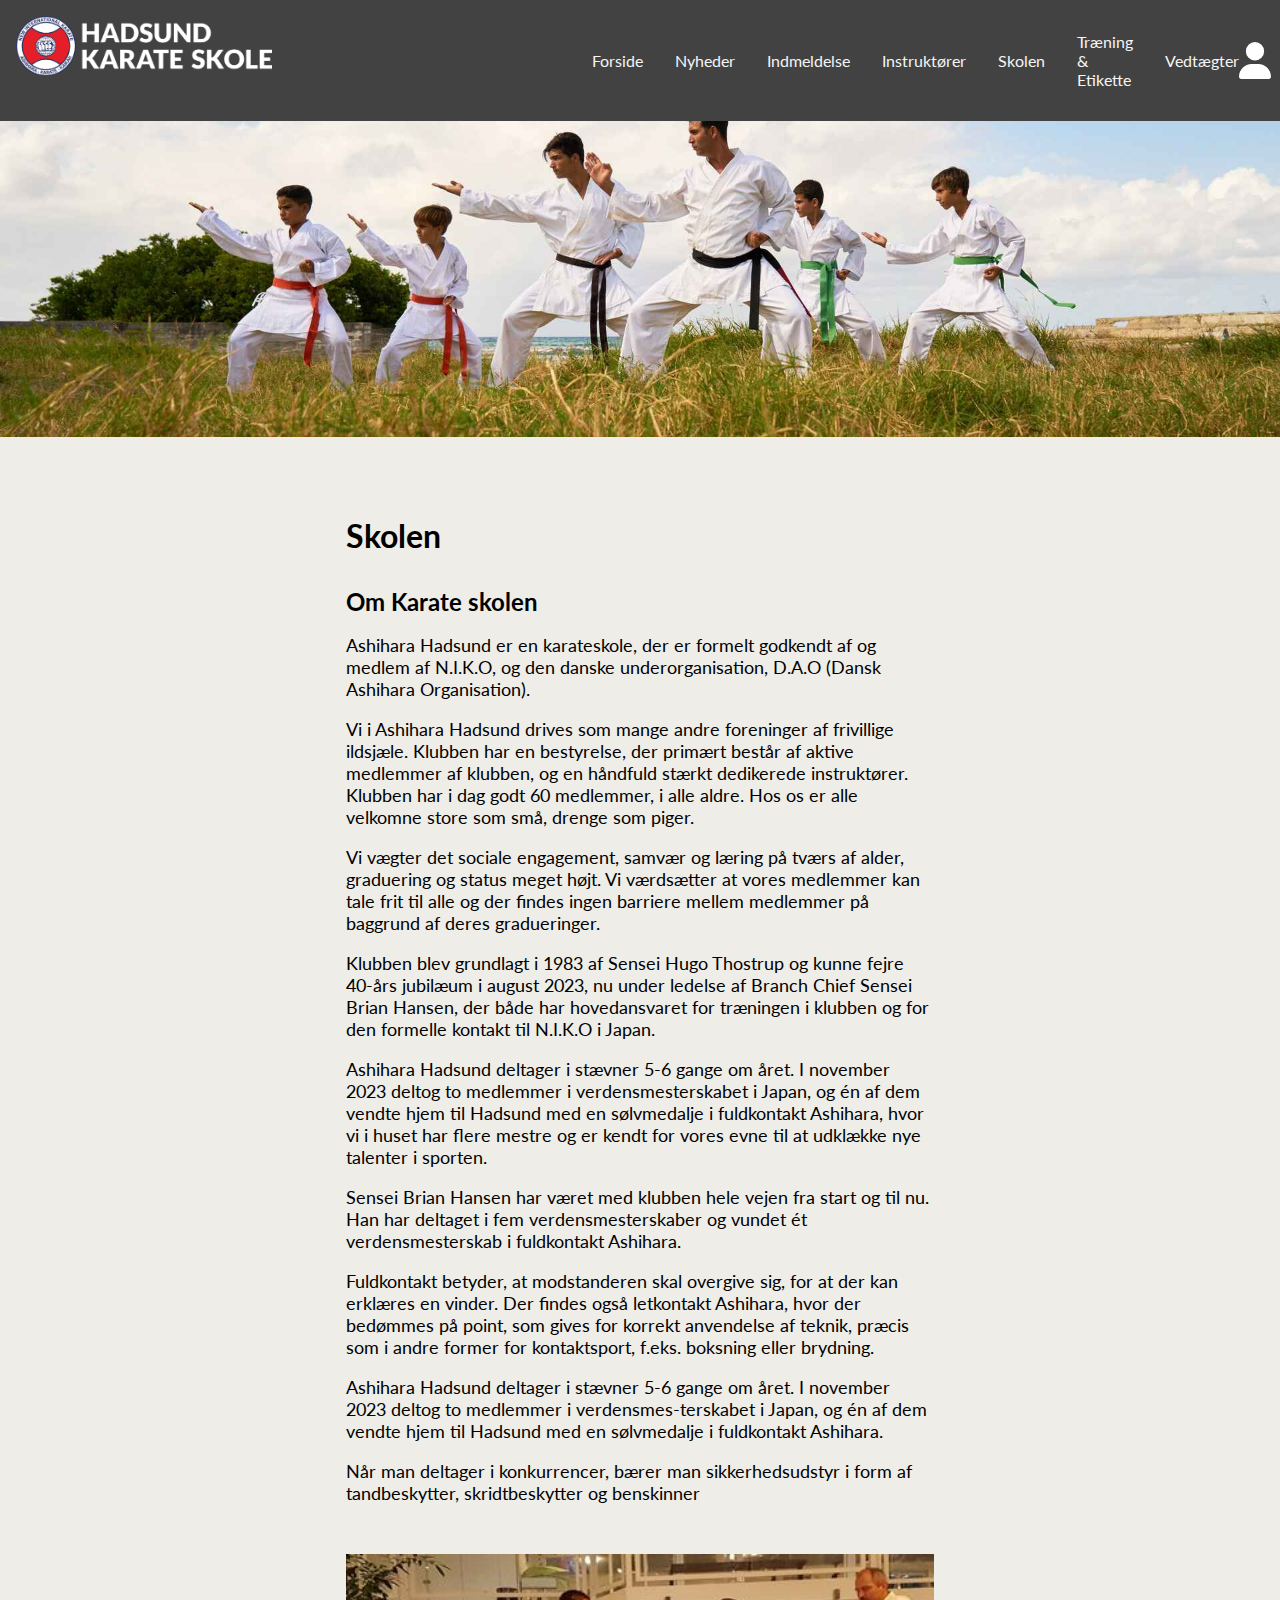
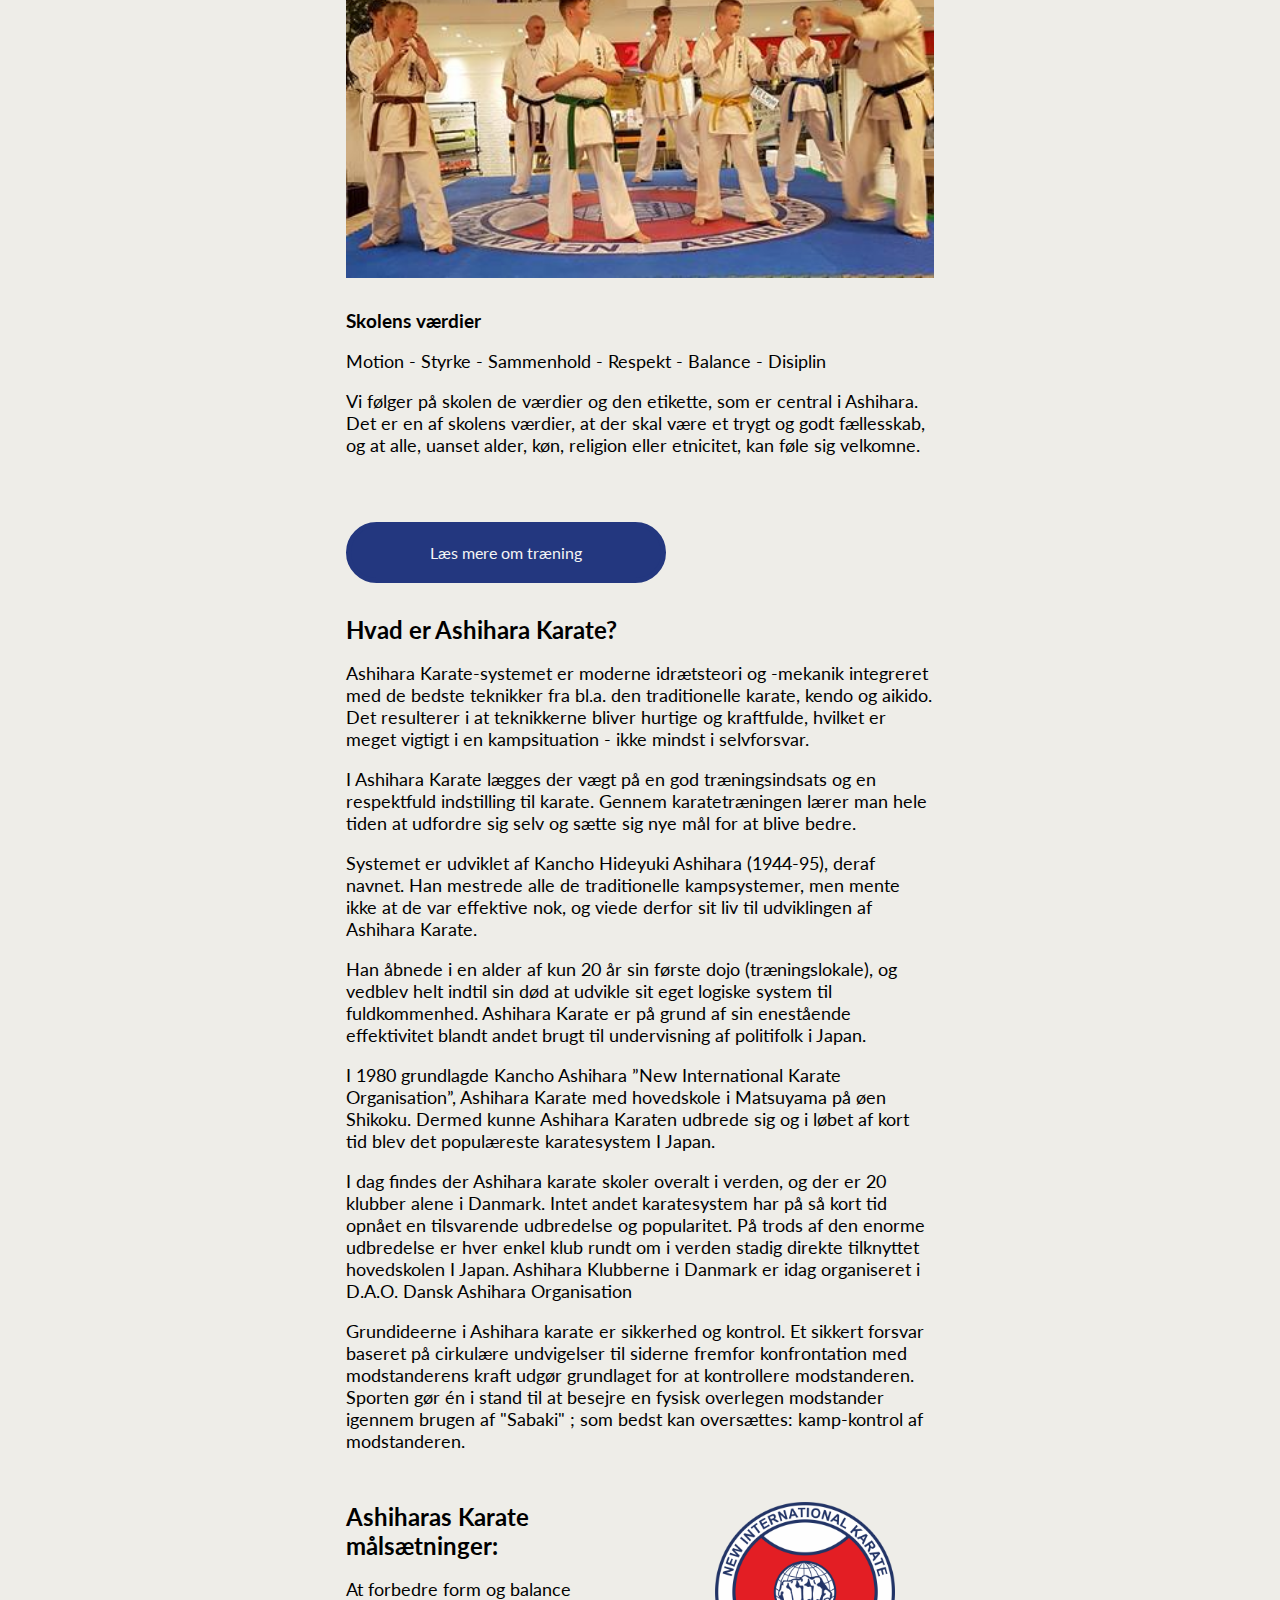
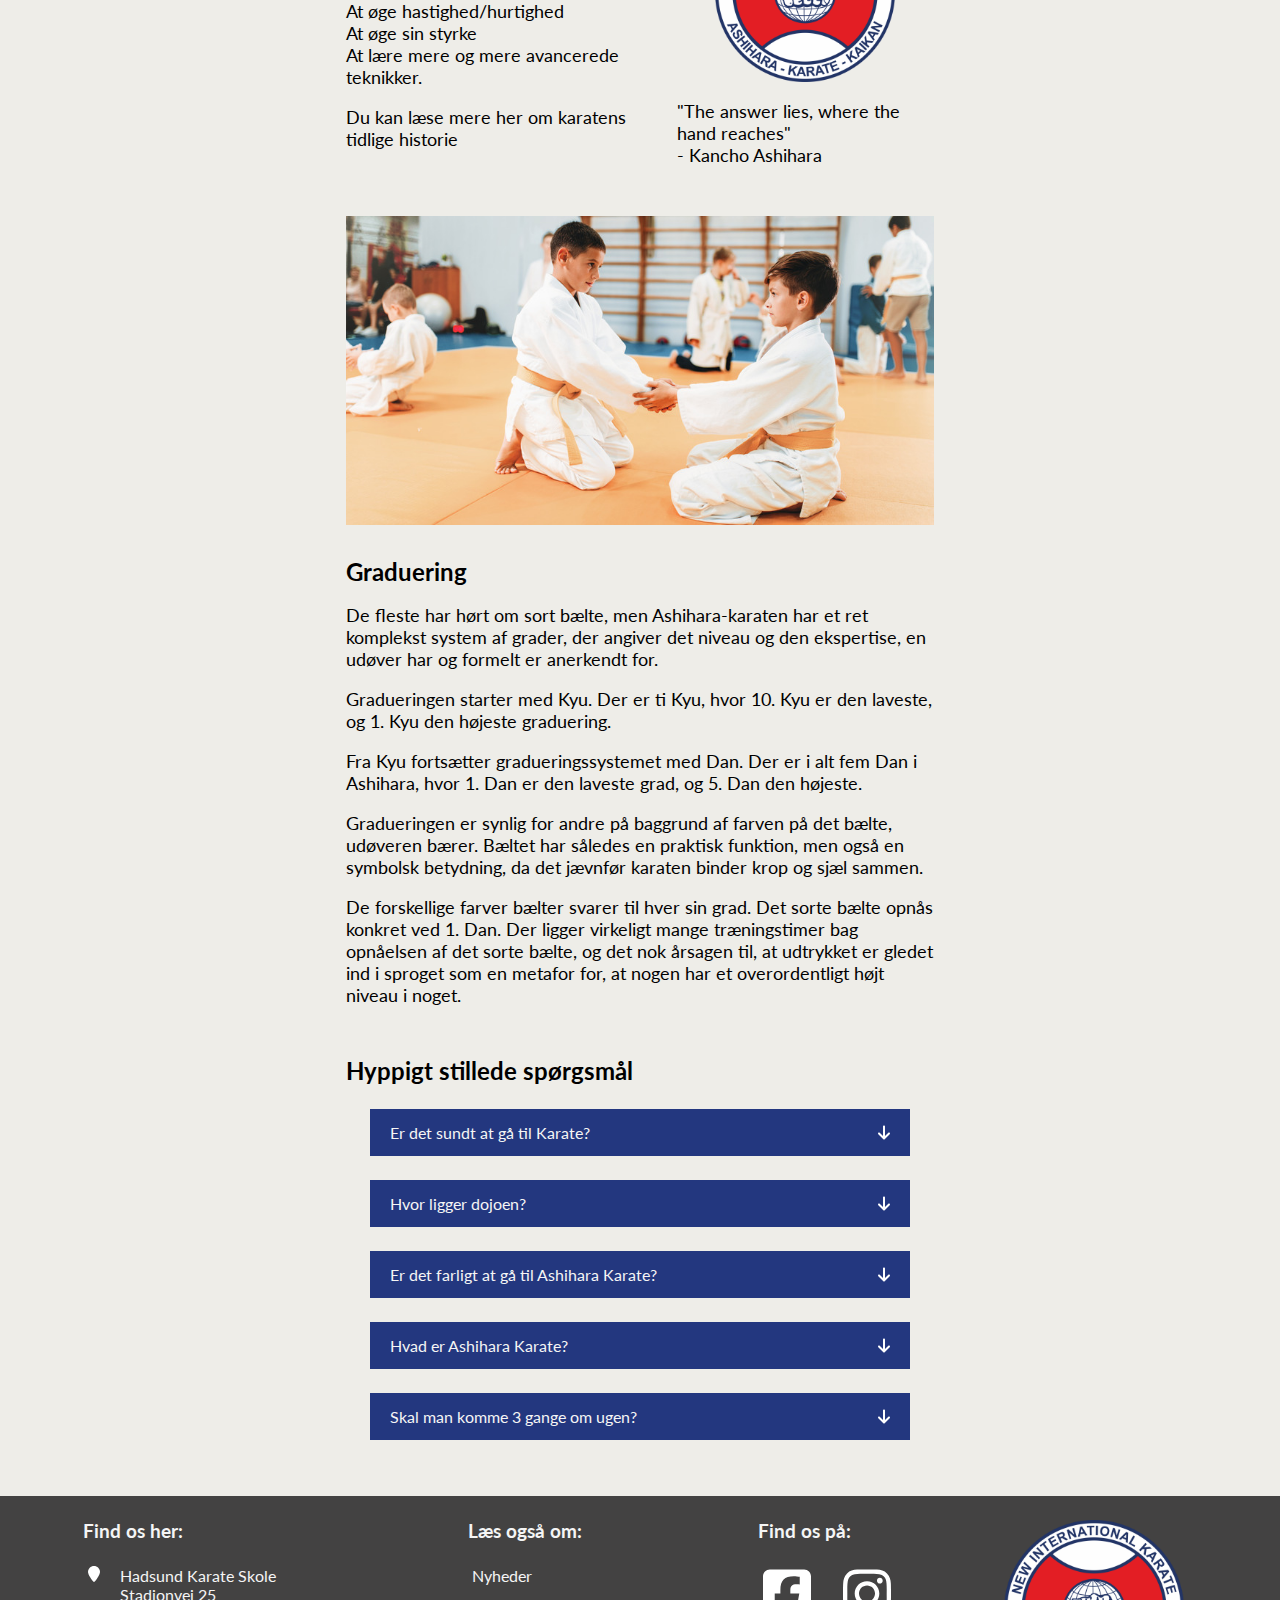
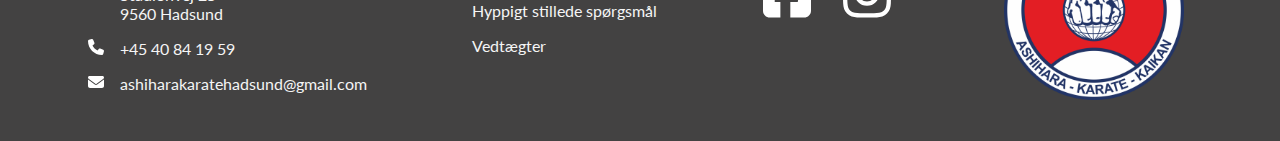
<file: Skolen.html>
<!DOCTYPE html>
<html lang="da">
  <head>
    <meta charset="UTF-8">
    <meta name="viewport" content="width=device-width, initial-scale=1.0">
    <link rel="stylesheet" href="./assets/css/style.css">
    <title>Hadsund Karate Skole - Skolen</title>
  </head>
  <body>
    <header>
      <nav>
        <a href="./index.html"><img class="logo" src="./assets/images/LogoMedText600px.png" alt="Hadsund karate skole logo"></a>
        <div class="menu">
        <img src="./assets/images/bars-solid (3).svg" alt="Menu">
        </div>
        <ul>
          <li><a href="./index.html">Forside</a></li>
          <li><a href="./Nyheder.html">Nyheder</a></li>
          <li><a href="./Indmeldse.html">Indmeldelse</a></li>
          <li><a href="./Instruktører.html">Instruktører</a></li>
          <li><a href="./Skolen.html">Skolen</a></li>
          <li><a href="./Træning.html">Træning & Etikette</a></li>
          <li><a href="./Vedtægter.html">Vedtægter</a></li>
        </ul>
        <a href="#"><img src="./assets/images/user-icon.svg" alt="Brugerlogin til Ashihara hadsund karate skole"></a>
      </nav>
      <img class="hero" src="./assets/images/Desktop Hero/SkolenHero.jpg" alt="Billede af en gruppe af mennesker der står i en karate stance">
    </header>
    <main>
      <section class="mainGrid">
        <h1>Skolen</h1>
        <article>
          <h2>Om Karate skolen</h2>
          <p>Ashihara Hadsund er en karateskole, der er formelt godkendt af og medlem af N.I.K.O, og den danske underorganisation, D.A.O (Dansk Ashihara Organisation). </p>
          <p>Vi i Ashihara Hadsund drives som mange andre foreninger af frivillige ildsjæle. Klubben har en bestyrelse, der primært består af aktive medlemmer af klubben, og en håndfuld stærkt dedikerede instruktører. Klubben har i dag godt 60 medlemmer, i alle aldre.
            Hos os er alle velkomne store som små, drenge som piger.</p>
          <p> Vi vægter det sociale engagement, samvær og læring på tværs af alder, graduering og status meget højt. Vi værdsætter at vores medlemmer kan tale frit til alle og der findes ingen barriere mellem medlemmer på baggrund af deres gradueringer.</p>
          <p>Klubben blev grundlagt i 1983 af Sensei Hugo Thostrup og kunne fejre 40-års jubilæum i august 2023, nu under ledelse af Branch Chief Sensei Brian Hansen, der både har hovedansvaret for træningen i klubben og for den formelle kontakt til N.I.K.O i Japan.</p>
          <p>Ashihara Hadsund deltager i stævner 5-6 gange om året. 
            I november 2023 deltog to medlemmer i verdensmesterskabet i Japan, og én af dem vendte hjem til Hadsund med en sølvmedalje i fuldkontakt Ashihara, hvor vi i huset har flere mestre og er kendt for vores evne til at udklække nye talenter i sporten.
            </p>
          <p>Sensei Brian Hansen har været med klubben hele vejen fra start og til
            nu. Han har deltaget i fem verdensmesterskaber og vundet ét verdensmesterskab i
            fuldkontakt Ashihara.</p>
          <p>Fuldkontakt betyder, at modstanderen skal overgive sig, for at der kan erklæres en
            vinder. Der findes også letkontakt Ashihara, hvor der bedømmes på point, som
            gives for korrekt anvendelse af teknik, præcis som i andre former for kontaktsport,
            f.eks. boksning eller brydning.</p>
          <p>Ashihara Hadsund deltager i stævner 5-6 gange om året. I november 2023 deltog
            to medlemmer i verdensmes-terskabet i Japan, og én af dem vendte hjem til
            Hadsund med en sølvmedalje i fuldkontakt Ashihara.</p>
          <p>Når man deltager i konkurrencer, bærer man sikkerhedsudstyr i form af
            tandbeskytter, skridtbeskytter og benskinner</p>
        </article>
      </section>
        <div class="Dividerimg">
          <img class="Skoleimg" src="./assets/images/skolenVærdier.jpg" alt="Billede af medlemmer fra skolen der træner">
        </div>
      <section class="mainGrid">
        <article>
          <h3>Skolens værdier</h3>
          <p>Motion - Styrke - Sammenhold - Respekt - Balance - Disiplin</p>
          <p>Vi følger på skolen de værdier og den etikette, som er central i Ashihara. Det er en af skolens værdier, at der skal være et trygt og godt fællesskab, og at alle, uanset alder, køn, religion eller etnicitet, kan føle sig velkomne. </p>
          <div class="Skoleknap">
            <a class="knappen" href="./Træning.html">Læs mere om træning</a>
          </div>
        </article>
        <article>
          <h2>Hvad er Ashihara Karate?</h2>
          <p>Ashihara Karate-systemet er moderne idrætsteori og -mekanik integreret med de bedste teknikker fra bl.a. den traditionelle karate, kendo og aikido. Det resulterer i at teknikkerne bliver hurtige og kraftfulde, hvilket er meget vigtigt i en kampsituation - ikke mindst i selvforsvar.</p>
          <p>I Ashihara Karate lægges der vægt på en god træningsindsats og en respektfuld indstilling til karate. Gennem karatetræningen lærer man hele tiden at udfordre sig selv og sætte sig nye mål for at blive bedre.</p>
          <p>Systemet er udviklet af Kancho Hideyuki Ashihara (1944-95), deraf navnet. Han mestrede alle de traditionelle kampsystemer, men mente ikke at de var effektive nok, og viede derfor sit liv til udviklingen af Ashihara Karate. </p>
          <p>Han åbnede i en alder af kun 20 år sin første dojo (træningslokale), og vedblev helt indtil sin død at udvikle sit eget logiske system til fuldkommenhed. Ashihara Karate er på grund af sin enestående effektivitet blandt andet brugt til undervisning af politifolk i Japan. 
          </p>
          <p>I 1980 grundlagde Kancho Ashihara ”New International Karate Organisation”, Ashihara Karate med hovedskole i Matsuyama på øen Shikoku. Dermed kunne Ashihara Karaten udbrede sig og i løbet af kort tid blev det populæreste karatesystem I Japan. 
          </p>
          <p>I dag findes der Ashihara karate skoler overalt i verden, og der er 20 klubber alene i Danmark. Intet andet karatesystem har på så kort tid opnået en tilsvarende udbredelse og popularitet. På trods af den enorme udbredelse er hver enkel klub rundt om i verden stadig direkte tilknyttet hovedskolen I Japan. Ashihara Klubberne i Danmark er idag organiseret i D.A.O. Dansk Ashihara Organisation</p>
          <p> Grundideerne i Ashihara karate er sikkerhed og kontrol. Et sikkert forsvar baseret på cirkulære undvigelser til siderne fremfor konfrontation med modstanderens kraft udgør grundlaget for at kontrollere modstanderen. Sporten gør én i stand til at besejre en fysisk overlegen modstander igennem brugen af "Sabaki" ; som bedst kan oversættes: kamp-kontrol af modstanderen.</p>
        </article>
        <div class="Ashimål">
          <div>
          <h2>Ashiharas Karate målsætninger:</h2>
          <p>At forbedre form og balance <br>
            At øge hastighed/hurtighed <br>
            At øge sin styrke <br>
            At lære mere og mere avancerede teknikker.  
            </p>
          <p>Du kan læse mere her om karatens tidlige historie</p>
          </div>
          <div>
            <img src="./assets/images/logo_til_footer1.svg" alt="">
            <p>"The answer lies, where the hand reaches" <br>
              - Kancho Ashihara </p>
          </div>
        </div>
      </section>
        <div class="Dividerimg">
          <img class="Skoleimg" src="./assets/images/Målsætninger.jpg" alt="Billede af to børn der sidder på knæ overfor hinanden">
        </div>
      <section class="mainGrid">
        <article>
          <h2>Graduering</h2>
          <p>De fleste har hørt om sort bælte, men Ashihara-karaten har et ret komplekst system af grader, der angiver det niveau og den ekspertise, en udøver har og formelt er anerkendt for.</p>
          <p>Gradueringen starter med Kyu.
            Der er ti Kyu, hvor 10. Kyu er den laveste, og 1. Kyu den højeste graduering.</p>
          <p>Fra Kyu fortsætter gradueringssystemet med Dan. Der er i alt fem Dan i Ashihara, hvor 1. Dan er den laveste grad, og 5. Dan den højeste.</p>
          <p>Gradueringen er synlig for andre på baggrund af farven på det bælte, udøveren bærer. Bæltet har således en praktisk funktion, men også en symbolsk betydning, da det jævnfør karaten binder krop og sjæl sammen.</p>
          <p>De forskellige farver bælter svarer til hver sin grad.  Det sorte bælte opnås konkret ved 1. Dan. Der ligger virkeligt mange træningstimer bag opnåelsen af det sorte bælte, og det nok årsagen til, at udtrykket er gledet ind i sproget som en metafor for, at nogen har et overordentligt højt niveau i noget.</p>
        </article>
        <div id="FAQ">
          <h2>Hyppigt stillede spørgsmål</h2>
          <div class="accordion">
            <div>
              <input type="checkbox" id="section1" class="accorINPUT">
              <label for="section1" class="accorLABEL">Er det sundt at gå til Karate? <img src="./assets/images/arrow-down-solid.svg" alt="Pil ned"></label>
              <div class="accorITEM">
                <p>Ja, det er det bestemt, man får sved på panden og lov til at røre sig</p>
              </div>
            </div>
          </div>
            <div class="accordion">
              <div>
                <input type="checkbox" id="section2" class="accorINPUT">
                <label for="section2" class="accorLABEL">Hvor ligger dojoen? <img src="./assets/images/arrow-down-solid.svg" alt="Pil ned"></label>
              <div class="accorITEM">
                <p>Vores dojo ligger i Hadsund på adressen: Stadionvej 25, 9560 Hadsund</p>
              </div>
            </div>
          </div>
          <div class="accordion">
            <div>
              <input type="checkbox" id="section3" class="accorINPUT">
              <label for="section3" class="accorLABEL">Er det farligt at gå til Ashihara Karate? <img src="./assets/images/arrow-down-solid.svg" alt="Pil ned"></label>
              <div class="accorITEM">
                <p>Det er ikke farligt, men man kan godt få blå mærker</p>
              </div>
            </div>
          </div>
          <div class="accordion">
            <div>
              <input type="checkbox" id="section4" class="accorINPUT">
              <label for="section4" class="accorLABEL">Hvad er Ashihara Karate? <img src="./assets/images/arrow-down-solid.svg" alt="Pil ned"></label>
              <div class="accorITEM">
                <p>Ashihara Karate, er det mest populære karatesystem i Japan. Der lægges vægt på en godt træningsindsats og en respektfuld indstilling til karate</p>
              </div>
            </div>
          </div>
          <div class="accordion">
            <div>
              <input type="checkbox" id="section5" class="accorINPUT">
              <label for="section5" class="accorLABEL">Skal man komme 3 gange om ugen? <img src="./assets/images/arrow-down-solid.svg" alt="Pil ned"></label>
              <div class="accorITEM">
                <p>Der er ingen tvang. Men vi anbefaler selvfølgelig at komme til de planlagte træninger</p>
              </div>
            </div>
          </div>
        </div>
      </section>
    </main>
    <footer>
      <div>
        <h3>Find os her:</h3>
        <ul>
          <li>
            <img class="pin" src="./assets/images/location-pin-solid.svg" alt="pin icon til adresse">
            <p>
              Hadsund Karate Skole <br>
              Stadionvej 25 <br>
              9560 Hadsund
            </p>
          </li>
          <li>
            <a href="tel:+40841959"><img src="./assets/images/phone-solid.svg" alt="Telefon icon til kontakt">+45 40 84 19 59</a>
          </li>
          <li>
            <a href="mailto:ashiharakaratehadsund@gmail.com"><img src="./assets/images/envelope-solid.svg" alt="kuvert icon til mailadresse">ashiharakaratehadsund@gmail.com</a>
          </li>
        </ul>
      </div>
      <div>
        <h3>Læs også om:</h3>
        <ul>
          <li><a href="./Nyheder.html">Nyheder</a></li>
          <li><a href="./Skolen.html#FAQ">Hyppigt stillede spørgsmål</a></li>
          <li><a href="./Vedtægter.html">Vedtægter</a></li>
        </ul>
      </div>
      <div class="soMe">
        <h3>Find os på:</h3>
        <ul>
          <li>
            <a href="https://www.facebook.com/pages/Hadsund-Karate-Skole/755453411214747?paipv=0&eav=AfYNn-LGBOCE7icFUKvfphhzmrE2_DwDuVQ1hgRdJdn99b6k6TsdnisQBBgXSzHgJ0Q&_rdr"><img src="./assets/images/square-facebook (1).svg" alt="Facebook icon"></a>
          </li>
          <li>
            <a href="https://www.instagram.com/hadsund_ashihara/?utm_source=ig_profile_share&igshid=1e9ogmtfgvlws"><img src="./assets/images/instagram (1).svg" alt="Instagram icon"></a>
          </li>
        </ul>
      </div>
      <img src="./assets/images/logo_til_footer1.svg" alt="Klubbens logo">
    </footer>
  </body>
</html>
</file>
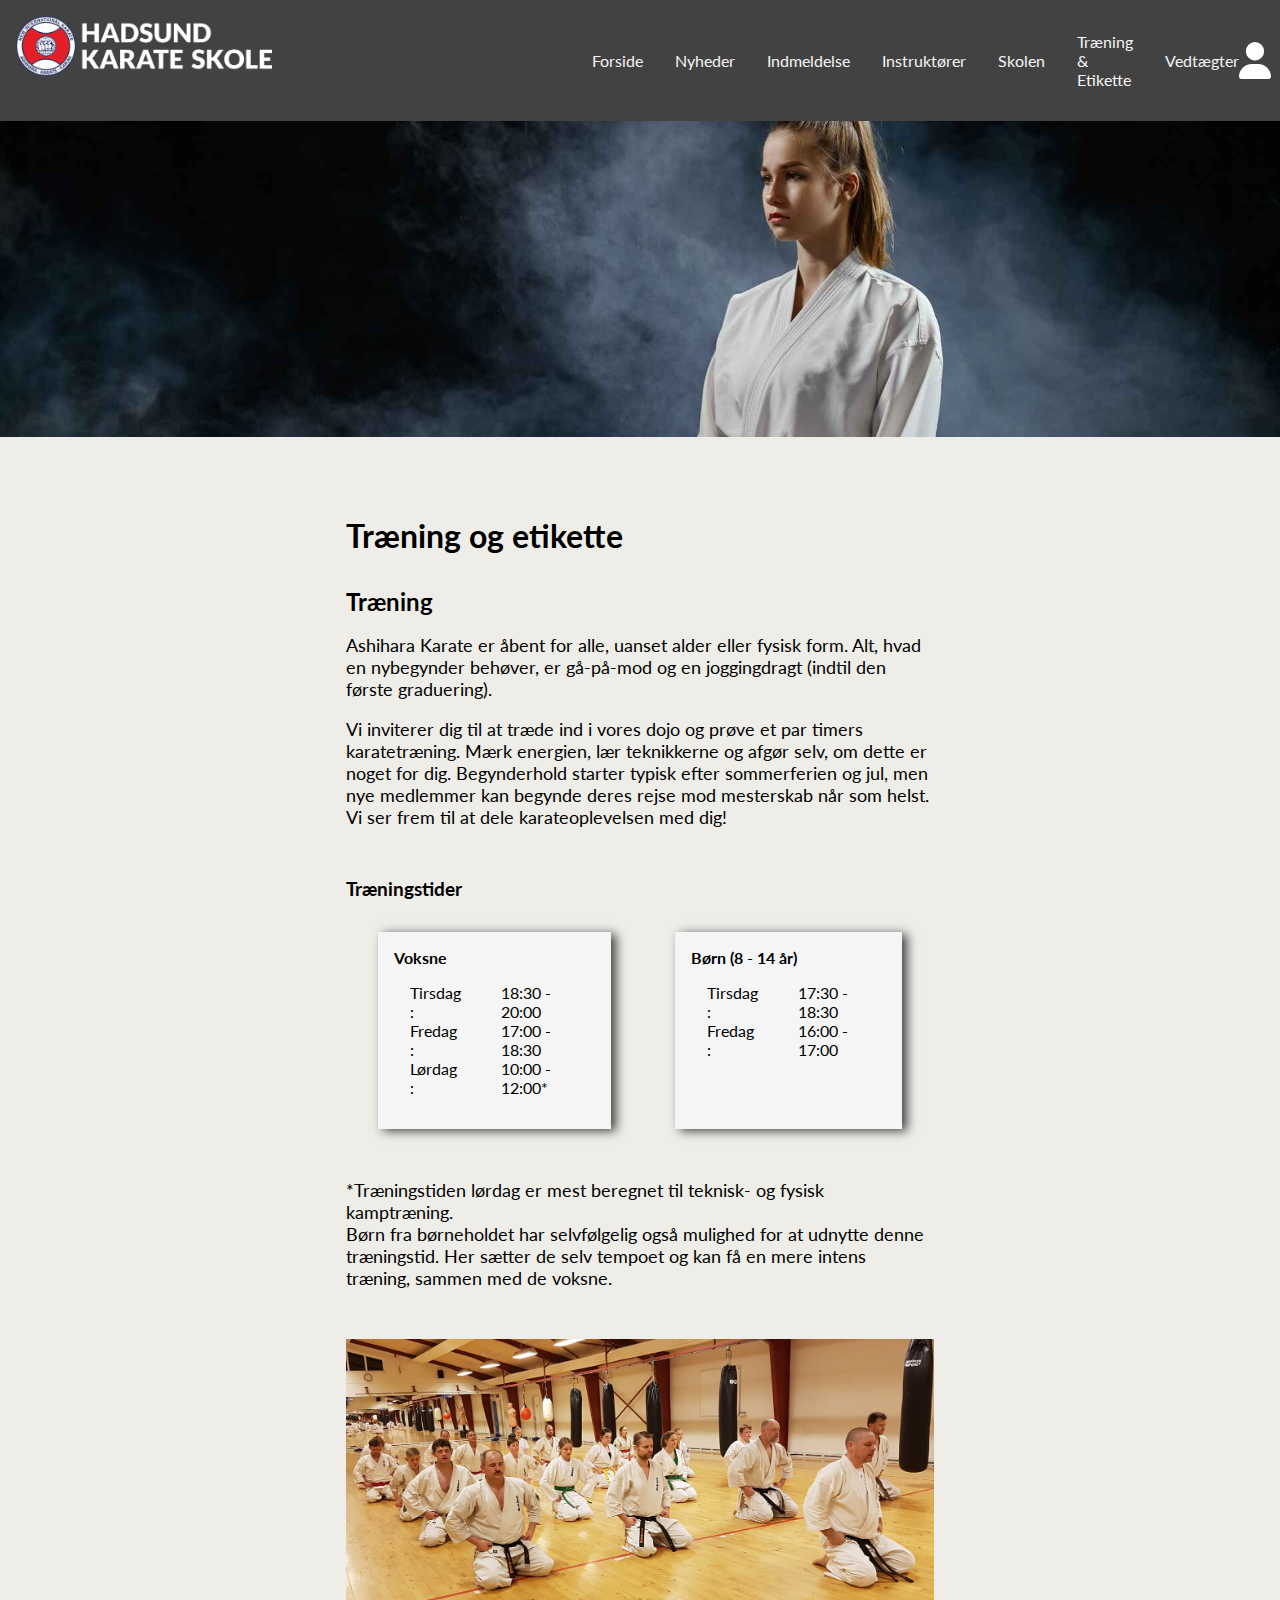
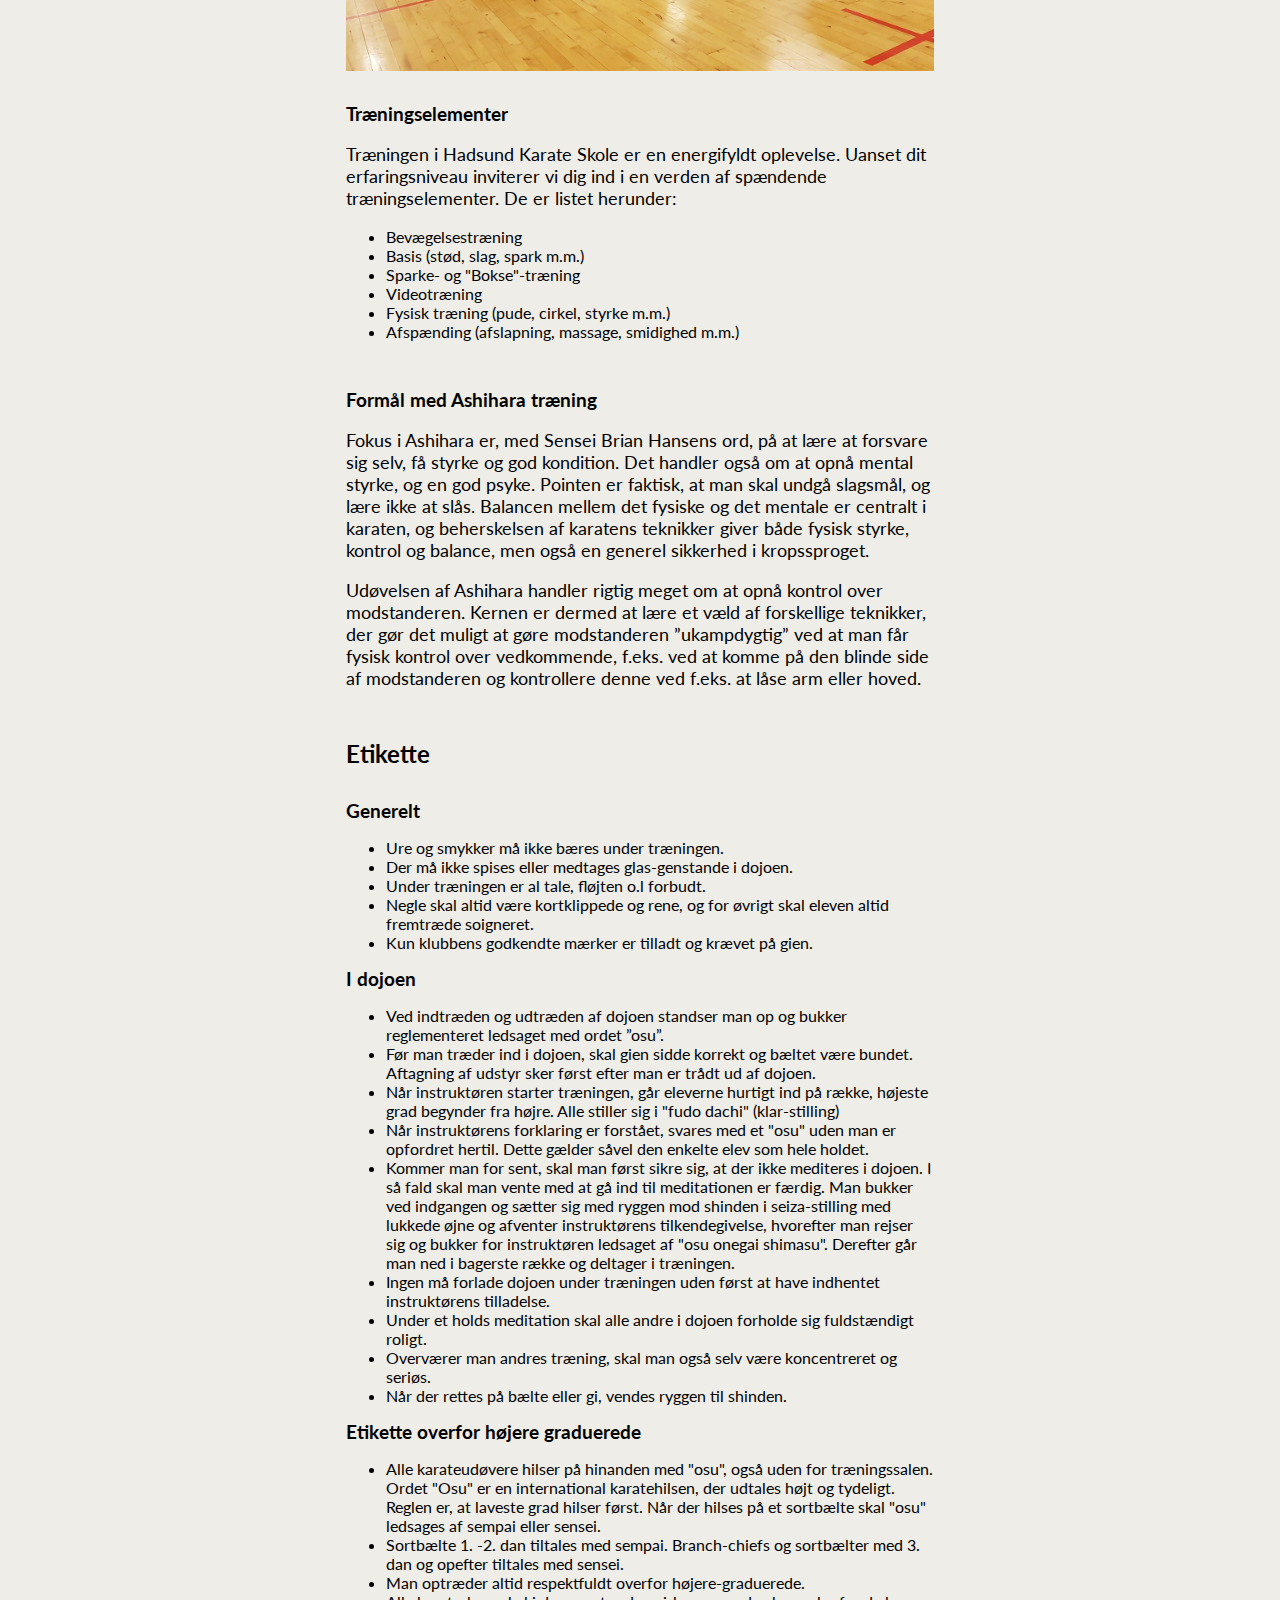
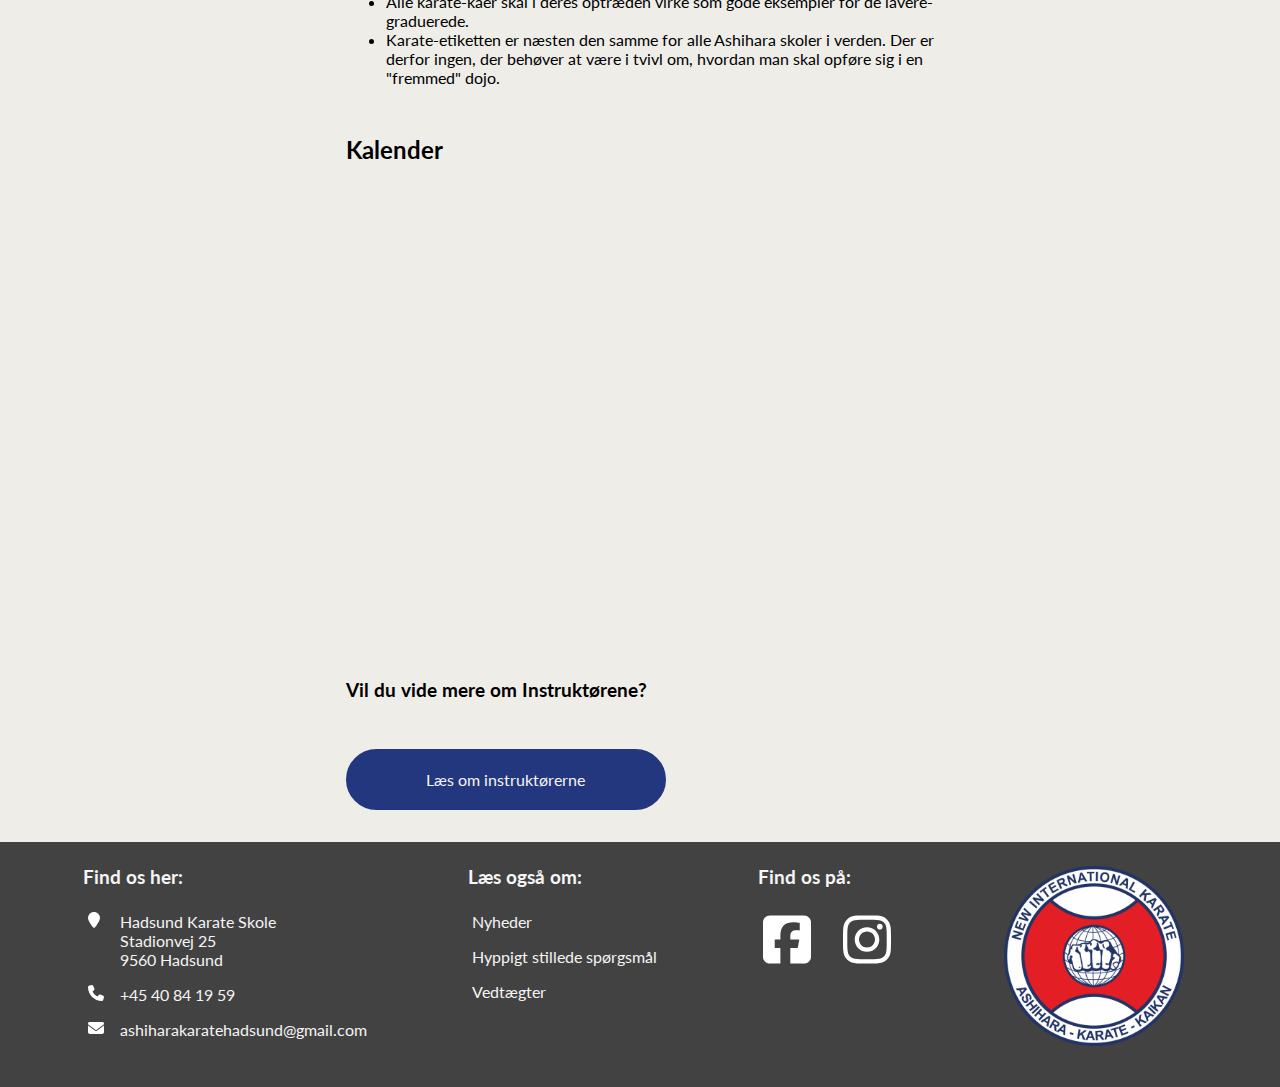
<file: Træning.html>
<!DOCTYPE html>
<html lang="da">
  <head>
    <meta charset="UTF-8">
    <meta name="viewport" content="width=device-width, initial-scale=1.0">
    <link rel="stylesheet" href="./assets/css/style.css">
    <title>Hadsund Karate Skole - Træning</title>
  </head>
  <body>
    <header>
      <nav>
        <a href="./index.html"><img class="logo" src="./assets/images/LogoMedText600px.png" alt="Hadsund karate skole logo"></a>
        <div class="menu">
        <img src="./assets/images/bars-solid (3).svg" alt="Menu">
        </div>
        <ul>
          <li><a href="./index.html">Forside</a></li>
          <li><a href="./Nyheder.html">Nyheder</a></li>
          <li><a href="./Indmeldse.html">Indmeldelse</a></li>
          <li><a href="./Instruktører.html">Instruktører</a></li>
          <li><a href="./Skolen.html">Skolen</a></li>
          <li><a href="./Træning.html">Træning & Etikette</a></li>
          <li><a href="./Vedtægter.html">Vedtægter</a></li>
        </ul>
        <a href="#"><img src="./assets/images/user-icon.svg" alt="Brugerlogin til Ashihara hadsund karate skole"></a>
      </nav>
      <img class="hero" src="./assets/images/Desktop Hero/TræningHero.jpg" alt="Billede af kvinde i sen">
    </header>
    <main>
      <section class="mainGrid">
        <h1>Træning og etikette</h1>
        <article>
          <h2>Træning</h2>
          <p>
          Ashihara Karate er åbent for alle, uanset alder eller fysisk form. Alt, hvad en nybegynder behøver, er gå-på-mod og en joggingdragt (indtil den første graduering).
        </p>
        <p>
          Vi inviterer dig til at træde ind i vores dojo og prøve et par timers karatetræning. Mærk energien, lær teknikkerne og afgør selv, om dette er noget for dig. Begynderhold starter typisk efter sommerferien og jul, men nye medlemmer kan begynde deres rejse mod mesterskab når som helst. Vi ser frem til at dele karateoplevelsen med dig!
        </p>
      </article>
      <article>
        <h3>Træningstider</h3>
        <section class="Træningstider">
          <div>
            <h4>Voksne</h4>
            <div class="voksenTRÆN">
              <ul>
                <li>Tirsdag :</li>
                <li>Fredag :</li>
                <li>Lørdag :</li>
              </ul>
              <ul>
                <li>18:30 - 20:00</li>
                <li>17:00 - 18:30</li>
                <li>10:00 - 12:00*</li>
              </ul>
            </div>
          </div>
          <div>
            <h4>Børn (8 - 14 år)</h4>
            <div class="børnTRÆN">
              <ul>
                <li>Tirsdag :</li>
                <li>Fredag :</li>
              </ul>
              <ul>
                <li>17:30 - 18:30</li>
                <li>16:00 - 17:00</li>
              </ul>
            </div>
          </div>
        </section>
          <p>*Træningstiden lørdag er mest beregnet til teknisk- og fysisk kamptræning. <br>
          Børn fra børneholdet har selvfølgelig også mulighed for at udnytte denne træningstid. Her sætter de selv tempoet og kan få en mere intens træning, sammen med de voksne.</p>
        </article>
      </section>
        <div class="Dividerimg">
          <img src="./assets/images/træningstider.jpg" alt="Billede af medlemmer fra Hadsund Karate skole der sidder på knæ">
        </div>
      <section class="mainGrid">
        <article>
        <h3>Træningselementer</h3>
        <p>Træningen i Hadsund Karate Skole er en energifyldt oplevelse. Uanset dit erfaringsniveau inviterer vi dig ind i en verden af spændende træningselementer. De er listet herunder:</p>
        <ul>
          <li>Bevægelsestræning</li>
          <li>Basis (stød, slag, spark m.m.) </li>
          <li>Sparke- og "Bokse"-træning </li>
          <li>Videotræning </li>
          <li>Fysisk træning (pude, cirkel, styrke m.m.)</li>
          <li>Afspænding (afslapning, massage, smidighed m.m.)</li> 
        </ul>
      </article>
      <article>
        <h3>Formål med Ashihara træning</h3>
        <p>Fokus i Ashihara er, med Sensei Brian Hansens ord, på at lære at forsvare sig selv,
          få styrke og god kondition. Det handler også om at opnå mental styrke, og en god
          psyke. Pointen er faktisk, at man skal undgå slagsmål, og lære ikke at slås.
          Balancen mellem det fysiske og det mentale er centralt i karaten, og beherskelsen
          af karatens teknikker giver både fysisk styrke, kontrol og balance, men også en
          generel sikkerhed i kropssproget.
        </p>
        <p>Udøvelsen af Ashihara handler rigtig meget om at opnå kontrol over
          modstanderen. Kernen er dermed at lære et væld af forskellige teknikker, der gør
          det muligt at gøre modstanderen ”ukampdygtig” ved at man får fysisk kontrol over
          vedkommende, f.eks. ved at komme på den blinde side af modstanderen og
          kontrollere denne ved f.eks. at låse arm eller hoved. </p>
        </article>
        <h2>Etikette</h2>
        <article>
          <h3>Generelt</h3>
          <ul>
            <li>Ure og smykker må ikke bæres under træningen. </li>
            <li>Der må ikke spises eller medtages glas-genstande i dojoen.</li>
            <li>Under træningen er al tale, fløjten o.l forbudt. </li>
            <li>Negle skal altid være kortklippede og rene, og for øvrigt skal eleven altid fremtræde soigneret.</li>
            <li>Kun klubbens godkendte mærker er tilladt og krævet på gien. </li>
          </ul>
          <h3>I dojoen</h3>
          <ul>
            <li>Ved indtræden og udtræden af dojoen standser man op og bukker reglementeret ledsaget med ordet ”osu”. </li>
            <li>Før man træder ind i dojoen, skal gien sidde korrekt og bæltet være bundet. Aftagning af udstyr sker først efter man er trådt ud af dojoen.</li>
            <li>Når instruktøren starter træningen, går eleverne hurtigt ind på række, højeste grad begynder fra højre. Alle stiller sig i "fudo dachi" (klar-stilling) </li>
            <li>Når instruktørens forklaring er forstået, svares med et "osu" uden man er opfordret hertil. Dette gælder såvel den enkelte elev som hele holdet. </li>
            <li>Kommer man for sent, skal man først sikre sig, at der ikke mediteres i dojoen. I så fald skal man vente med at gå ind til meditationen er færdig. Man bukker ved indgangen og sætter sig med ryggen mod shinden i seiza-stilling med lukkede øjne og afventer instruktørens tilkendegivelse, hvorefter man rejser sig og bukker for instruktøren ledsaget af "osu onegai shimasu". Derefter går man ned i bagerste række og deltager i træningen. </li>
            <li>Ingen må forlade dojoen under træningen uden først at have indhentet instruktørens tilladelse. </li>
            <li>Under et holds meditation skal alle andre i dojoen forholde sig fuldstændigt roligt.</li>
            <li>Overværer man andres træning, skal man også selv være koncentreret og seriøs.</li>
            <li>Når der rettes på bælte eller gi, vendes ryggen til shinden.</li>
          </ul>
          <h3>Etikette overfor højere graduerede</h3>
          <ul>
            <li>Alle karateudøvere hilser på hinanden med "osu", også uden for træningssalen. Ordet "Osu" er en international karatehilsen, der udtales højt og tydeligt. Reglen er, at laveste grad hilser først. Når der hilses på et sortbælte skal "osu" ledsages af sempai eller sensei.</li>
            <li>Sortbælte 1. -2. dan tiltales med sempai. Branch-chiefs og sortbælter med 3. dan og opefter tiltales med sensei. </li>
            <li>Man optræder altid respektfuldt overfor højere-graduerede.</li>
            <li>Alle karate-kaer skal i deres optræden virke som gode eksempler for de lavere- graduerede.</li>
            <li>Karate-etiketten er næsten den samme for alle Ashihara skoler i verden. Der er derfor ingen, der behøver at være i tvivl om, hvordan man skal opføre sig i en "fremmed" dojo. </li>
          </ul>
        </article>
        <div>
          <h2>Kalender</h2>
          <iframe class="Kalender" src="https://calendar.google.com/calendar/embed?src=ashiharakaratehadsund%40gmail.com&amp;ctz=Europe/Copenhagen"></iframe>
        </div>
        <div>
          <h3>Vil du vide mere om Instruktørene?</h3>
          <a class="knappen" href="./Instruktører.html">Læs om instruktørerne </a>
        </div>
      </section>
      </main>
      <footer>
        <div>
          <h3>Find os her:</h3>
          <ul>
            <li>
              <img class="pin" src="./assets/images/location-pin-solid.svg" alt="pin icon til adresse">
              <p>
                Hadsund Karate Skole <br>
                Stadionvej 25 <br>
                9560 Hadsund
              </p>
            </li>
            <li>
              <a href="tel:+40841959"><img src="./assets/images/phone-solid.svg" alt="Telefon icon til kontakt">+45 40 84 19 59</a>
            </li>
            <li>
              <a href="mailto:ashiharakaratehadsund@gmail.com"><img src="./assets/images/envelope-solid.svg" alt="kuvert icon til mailadresse">ashiharakaratehadsund@gmail.com</a>
            </li>
          </ul>
        </div>
        <div>
          <h3>Læs også om:</h3>
          <ul>
            <li><a href="./Nyheder.html">Nyheder</a></li>
            <li><a href="./Skolen.html#FAQ">Hyppigt stillede spørgsmål</a></li>
            <li><a href="./Vedtægter.html">Vedtægter</a></li>
          </ul>
        </div>
        <div class="soMe">
          <h3>Find os på:</h3>
          <ul>
            <li>
              <a href="https://www.facebook.com/pages/Hadsund-Karate-Skole/755453411214747?paipv=0&eav=AfYNn-LGBOCE7icFUKvfphhzmrE2_DwDuVQ1hgRdJdn99b6k6TsdnisQBBgXSzHgJ0Q&_rdr"><img src="./assets/images/square-facebook (1).svg" alt="Facebook icon"></a>
            </li>
            <li>
              <a href="https://www.instagram.com/hadsund_ashihara/?utm_source=ig_profile_share&igshid=1e9ogmtfgvlws"><img src="./assets/images/instagram (1).svg" alt="Instagram icon"></a>
            </li>
          </ul>
        </div>
        <img src="./assets/images/logo_til_footer1.svg" alt="Klubbens logo">
      </footer>
  </body>
</html>
</file>
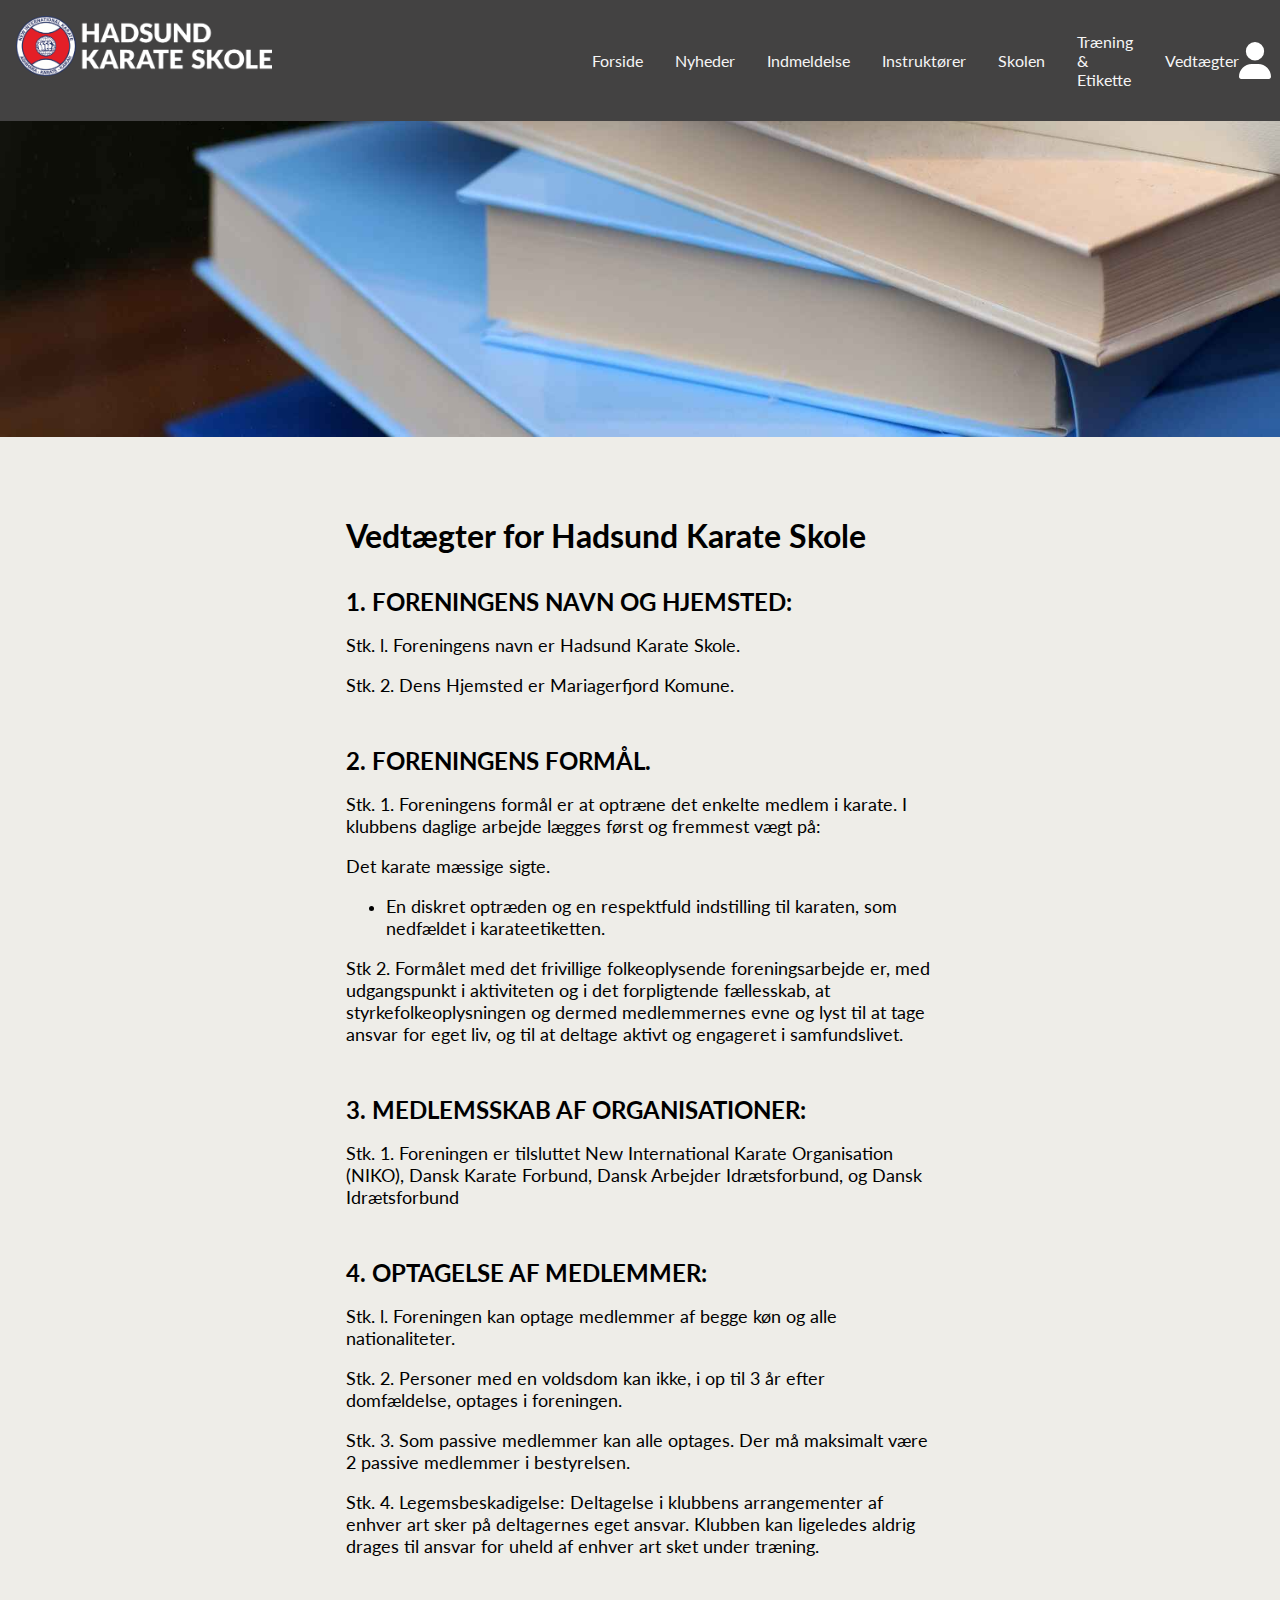
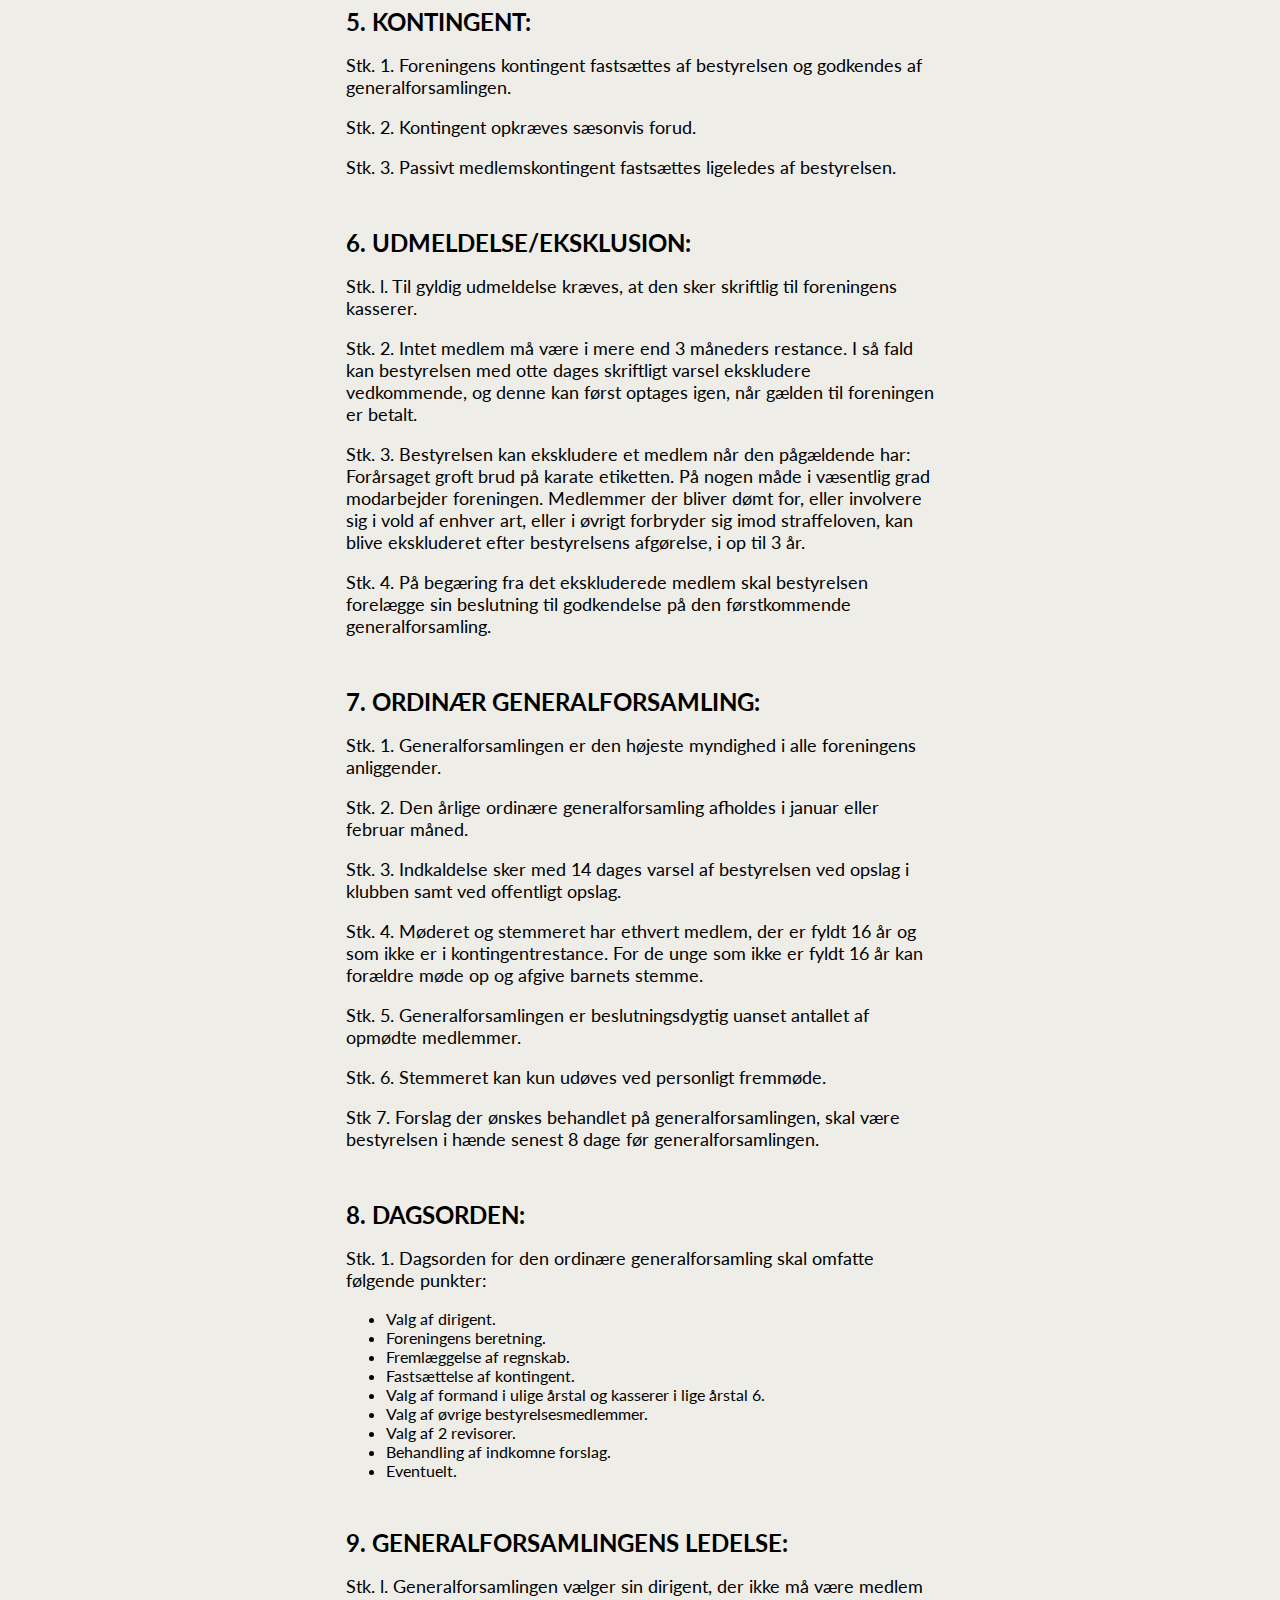
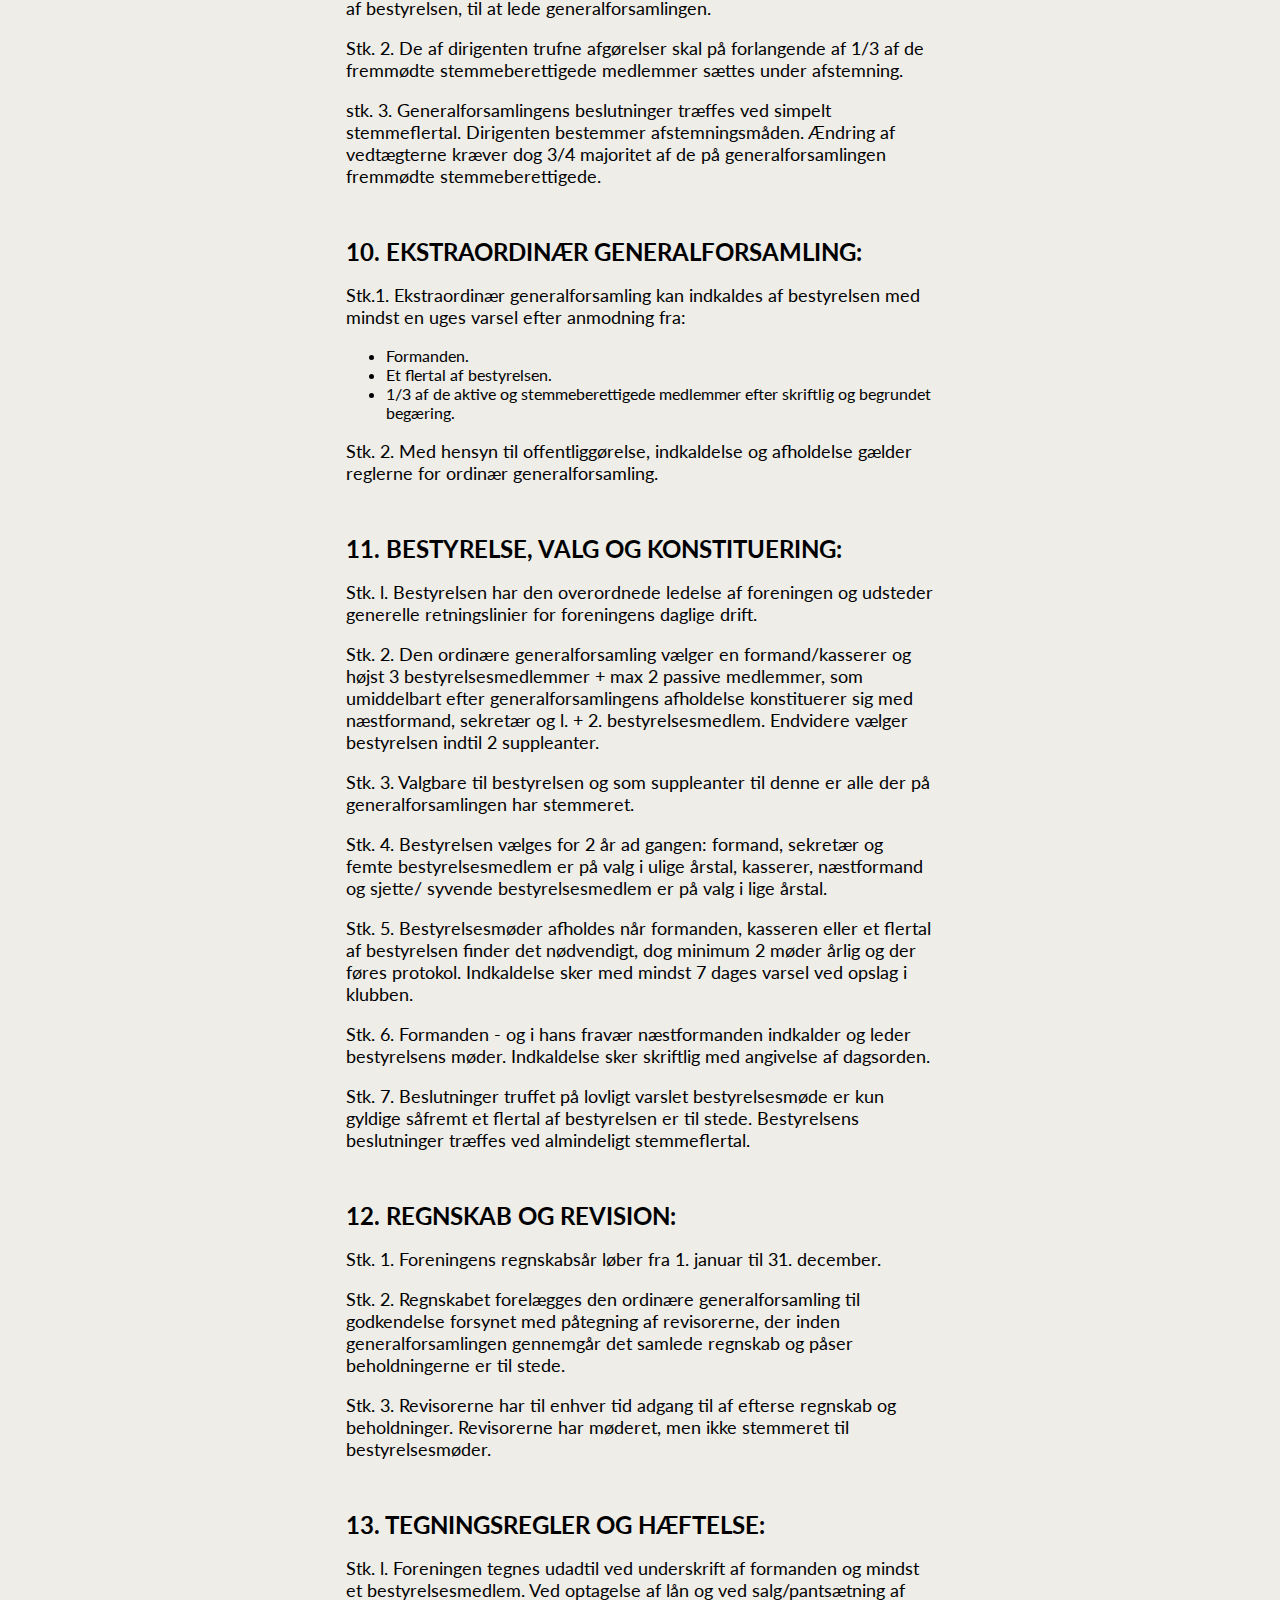
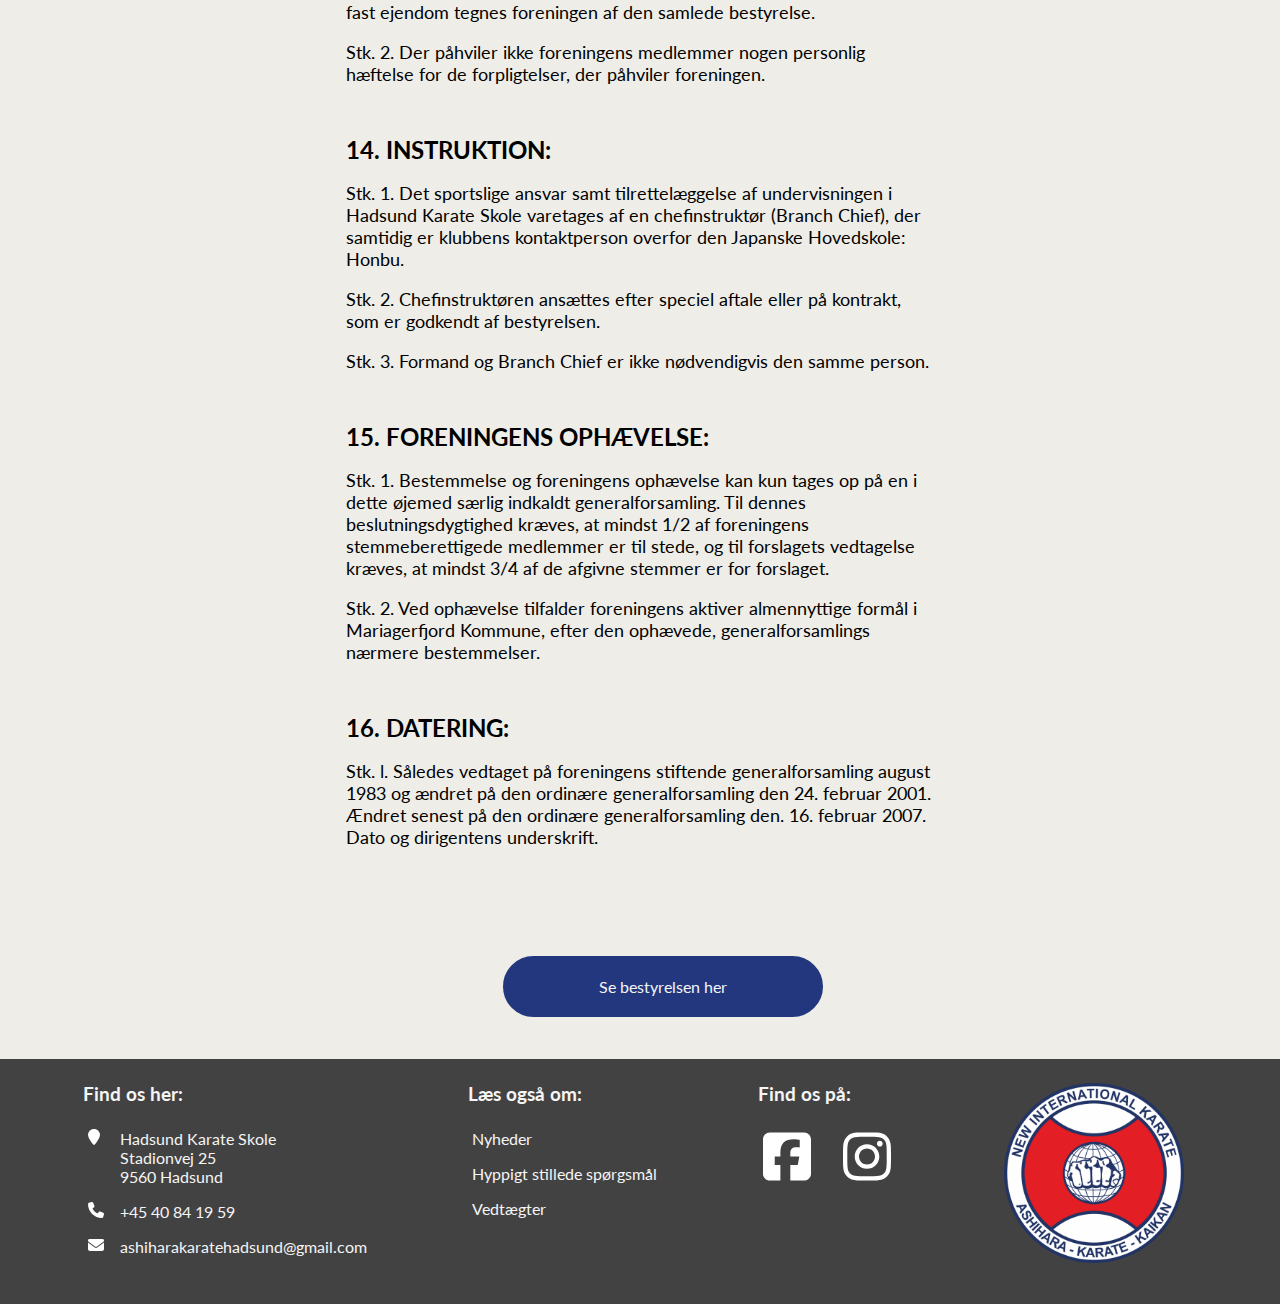
<file: Vedtægter.html>
<!DOCTYPE html>
<html lang="da">
  <head>
    <meta charset="UTF-8">
    <meta name="viewport" content="width=device-width, initial-scale=1.0">
    <link rel="stylesheet" href="./assets/css/style.css">
    <title>Hadsund Karate Skole - Vedtægter</title>
  </head>
  <body>
    <header>
      <nav>
        <a href="./index.html"><img class="logo" src="./assets/images/LogoMedText600px.png" alt="Hadsund karate skole logo"></a>
        <div class="menu">
        <img src="./assets/images/bars-solid (3).svg" alt="Menu">
        </div>
        <ul>
          <li><a href="./index.html">Forside</a></li>
          <li><a href="./Nyheder.html">Nyheder</a></li>
          <li><a href="./Indmeldse.html">Indmeldelse</a></li>
          <li><a href="./Instruktører.html">Instruktører</a></li>
          <li><a href="./Skolen.html">Skolen</a></li>
          <li><a href="./Træning.html">Træning & Etikette</a></li>
          <li><a href="./Vedtægter.html">Vedtægter</a></li>
        </ul>
        <a href="#"><img src="./assets/images/user-icon.svg" alt="Brugerlogin til Ashihara hadsund karate skole"></a>
      </nav>
      <img class="hero" src="./assets/images/Desktop Hero/VedtægterHero.jpg" alt="Billede af bøger stablet">
    </header>
    <main>
      <div class="mainGrid">
        <h1>Vedtægter for Hadsund Karate Skole</h1>
        <article>
          <h2>
            1. FORENINGENS NAVN OG HJEMSTED: 
          </h2>
          <p>
            Stk. l. Foreningens navn er Hadsund Karate Skole. 
          </p>
          <p>
            Stk. 2. Dens Hjemsted er Mariagerfjord Komune. 
          </p>
        </article>
        <article>
          <h2>
            2. FORENINGENS FORMÅL. 
          </h2>
          <p>
            Stk. 1. Foreningens formål er at optræne det enkelte medlem i karate. I klubbens daglige arbejde lægges først og fremmest vægt på: 
          </p>
          <p>
            Det karate mæssige sigte. 
          </p>
          <ul>
            <li>
              <p>
                En diskret optræden og en respektfuld indstilling til karaten, som nedfældet i karateetiketten. 
              </p>
            </li>
          </ul>
          <p>
            Stk 2. Formålet med det frivillige folkeoplysende foreningsarbejde er, med udgangspunkt i aktiviteten og i det forpligtende fællesskab, at styrkefolkeoplysningen og dermed medlemmernes evne og lyst til at tage ansvar for eget liv, og til at deltage aktivt og engageret i samfundslivet. 
          </p>
        </article>
        <article>
          <h2>
            3. MEDLEMSSKAB AF ORGANISATIONER: 
          </h2>
          <p>
            Stk. 1. Foreningen er tilsluttet New International Karate Organisation (NIKO), Dansk Karate Forbund, Dansk Arbejder Idrætsforbund, og Dansk Idrætsforbund 
          </p>
        </article>
        <article>
          <h2>
            4. OPTAGELSE AF MEDLEMMER: 
          </h2>
          <p>
            Stk. l. Foreningen kan optage medlemmer af begge køn og alle nationaliteter.  
          </p>
          <p>
            Stk. 2. Personer med en voldsdom kan ikke, i op til 3 år efter domfældelse, optages i foreningen. 
          </p>
          <p>
            Stk. 3. Som passive medlemmer kan alle optages. Der må maksimalt være 2 passive medlemmer i bestyrelsen. 
          </p>
          <p>
            Stk. 4. Legemsbeskadigelse: Deltagelse i klubbens arrangementer af enhver art sker på deltagernes eget ansvar. Klubben kan ligeledes aldrig drages til ansvar for uheld af enhver art sket under træning.
          </p>
        </article>
        <article>
          <h2>
            5. KONTINGENT: 
          </h2>
          <p>
            Stk. 1. Foreningens kontingent fastsættes af bestyrelsen og godkendes af generalforsamlingen. 
          </p>
          <p>
            Stk. 2. Kontingent opkræves sæsonvis forud. 
          </p>
          <p>
            Stk. 3. Passivt medlemskontingent fastsættes ligeledes af bestyrelsen.
          </p>
        </article>
        <article>
          <h2>
            6. UDMELDELSE/EKSKLUSION: 
          </h2>
          <p>
             Stk. l. Til gyldig udmeldelse kræves, at den sker skriftlig til foreningens kasserer.
          </p>
          <p>
            Stk. 2. Intet medlem må være i mere end 3 måneders restance. I så fald kan bestyrelsen med otte dages skriftligt varsel ekskludere vedkommende, og denne kan først optages igen, når gælden til foreningen er betalt. 
          </p>
          <p>
            Stk. 3. Bestyrelsen kan ekskludere et medlem når den pågældende har: Forårsaget groft brud på karate etiketten. På nogen måde i væsentlig grad modarbejder foreningen. Medlemmer der bliver dømt for, eller involvere sig i vold af enhver art, eller i øvrigt forbryder sig imod straffeloven, kan blive ekskluderet efter bestyrelsens afgørelse, i op til 3 år. 
          </p>
          <p>
            Stk. 4. På begæring fra det ekskluderede medlem skal bestyrelsen forelægge sin beslutning til godkendelse på den førstkommende generalforsamling. 
          </p>
        </article>
        <article>
          <h2>
            7. ORDINÆR GENERALFORSAMLING: 
          </h2>
          <p>
            Stk. 1. Generalforsamlingen er den højeste myndighed i alle foreningens anliggender.  
          </p>
          <p>
            Stk. 2. Den årlige ordinære generalforsamling afholdes i januar eller februar måned. 
          </p>
          <p>
            Stk. 3. Indkaldelse sker med 14 dages varsel af bestyrelsen ved opslag i klubben samt ved offentligt opslag.  
          </p>
          <p>
            Stk. 4. Møderet og stemmeret har ethvert medlem, der er fyldt 16 år og som ikke er i kontingentrestance. For de unge som ikke er fyldt 16 år kan forældre møde op og afgive barnets stemme. 
          </p>
          <p>
             Stk. 5. Generalforsamlingen er beslutningsdygtig uanset antallet af opmødte medlemmer. 
          </p>
          <p>
            Stk. 6. Stemmeret kan kun udøves ved personligt fremmøde. 
          </p>
          <p>
            Stk 7. Forslag der ønskes behandlet på generalforsamlingen, skal være bestyrelsen i hænde senest 8 dage før generalforsamlingen. 
          </p>
        </article>
        <article>
          <h2>
            8. DAGSORDEN: 
          </h2>
          <p> 
            Stk. 1. Dagsorden for den ordinære generalforsamling skal omfatte følgende punkter: 
          </p>
          <ul> 
            <li>
              Valg af dirigent. 
            </li>
            <li>
              Foreningens beretning. 
            </li>
            <li>
              Fremlæggelse af regnskab.
            </li>
            <li>
              Fastsættelse af kontingent. 
            </li>
            <li>
              Valg af formand i ulige årstal og kasserer i lige årstal 6.
            </li>
            <li>
              Valg af øvrige bestyrelsesmedlemmer. 
            </li>
            <li>
              Valg af 2 revisorer. 
            </li>
            <li>
              Behandling af indkomne forslag. 
            </li>
            <li>
              Eventuelt. 
            </li>
          </ul>
        </article>
        <article>
          <h2>
            9. GENERALFORSAMLINGENS LEDELSE: 
          </h2>
          <p>
             Stk. l. Generalforsamlingen vælger sin dirigent, der ikke må være medlem af bestyrelsen, til at lede generalforsamlingen. 
             </p>
            <p>
              Stk. 2. De af dirigenten trufne afgørelser skal på forlangende af 1/3 af de fremmødte stemmeberettigede medlemmer sættes under afstemning.
            </p>
            <p>
              stk. 3. Generalforsamlingens beslutninger træffes ved simpelt stemmeflertal. Dirigenten bestemmer afstemningsmåden. Ændring af vedtægterne kræver dog 3/4 majoritet af de på generalforsamlingen fremmødte stemmeberettigede.
            </p>
        </article>
        <article>
          <h2>
            10. EKSTRAORDINÆR GENERALFORSAMLING: 
          </h2>
          <p>
            Stk.1. Ekstraordinær generalforsamling kan indkaldes af bestyrelsen med mindst en uges varsel efter anmodning fra: 
          </p>
          <ul>
            <li>
              Formanden. 
            </li>
            <li>
              Et flertal af bestyrelsen. 
            </li>
            <li>
              1/3 af de aktive og stemmeberettigede medlemmer efter skriftlig og begrundet begæring. 
            </li>
          </ul>
          <p>
            Stk. 2. Med hensyn til offentliggørelse, indkaldelse og afholdelse gælder reglerne for ordinær generalforsamling. 
          </p>
        </article>
        <article>
          <h2>
            11. BESTYRELSE, VALG OG KONSTITUERING: 
          </h2>
          <p>
            Stk. l. Bestyrelsen har den overordnede ledelse af foreningen og udsteder generelle retningslinier for foreningens daglige drift. 
          </p>
          <p>
            Stk. 2. Den ordinære generalforsamling vælger en formand/kasserer og højst 3 bestyrelsesmedlemmer + max 2 passive medlemmer, som umiddelbart efter generalforsamlingens afholdelse konstituerer sig med næstformand, sekretær og l. + 2. bestyrelsesmedlem. Endvidere vælger bestyrelsen indtil 2 suppleanter.
          </p>
          <p>
            Stk. 3. Valgbare til bestyrelsen og som suppleanter til denne er alle der på generalforsamlingen har stemmeret. 
          </p>
          <p>
            Stk. 4. Bestyrelsen vælges for 2 år ad gangen: formand, sekretær og femte bestyrelsesmedlem er på valg i ulige årstal, kasserer, næstformand og sjette/ syvende bestyrelsesmedlem er på valg i lige årstal.
          </p>
          <p>
            Stk. 5. Bestyrelsesmøder afholdes når formanden, kasseren eller et flertal af bestyrelsen finder det nødvendigt, dog minimum 2 møder årlig og der føres protokol. Indkaldelse sker med mindst 7 dages varsel ved opslag i klubben. 
          </p>
          <p>
            Stk. 6. Formanden - og i hans fravær næstformanden indkalder og leder bestyrelsens møder. Indkaldelse sker skriftlig med angivelse af dagsorden. 
          </p>
          <p>
            Stk. 7. Beslutninger truffet på lovligt varslet bestyrelsesmøde er kun gyldige såfremt et flertal af bestyrelsen er til stede. Bestyrelsens beslutninger træffes ved almindeligt stemmeflertal. 
          </p>
        </article>
        <article>
          <h2>
            12. REGNSKAB OG REVISION: 
          </h2>
          <p> Stk. 1. Foreningens regnskabsår løber fra 1. januar til 31. december. 
          </p>
          <p>
            Stk. 2. Regnskabet forelægges den ordinære generalforsamling til godkendelse forsynet med påtegning af revisorerne, der inden generalforsamlingen gennemgår det samlede regnskab og påser beholdningerne er til stede. 
          </p>
          <p>
            Stk. 3. Revisorerne har til enhver tid adgang til af efterse regnskab og beholdninger. Revisorerne har møderet, men ikke stemmeret til bestyrelsesmøder. 
          </p>
        </article>
        <article>
          <h2>
            13. TEGNINGSREGLER OG HÆFTELSE: 
          </h2>
          <p>
            Stk. l. Foreningen tegnes udadtil ved underskrift af formanden og mindst et bestyrelsesmedlem. Ved optagelse af lån og ved salg/pantsætning af fast ejendom tegnes foreningen af den samlede bestyrelse. 
          </p>
          <p>
            Stk. 2. Der påhviler ikke foreningens medlemmer nogen personlig hæftelse for de forpligtelser, der påhviler foreningen. 
          </p>
        </article>
        <article>
          <h2>
            14. INSTRUKTION: 
          </h2>
          <p>
            Stk. 1. Det sportslige ansvar samt tilrettelæggelse af undervisningen i Hadsund Karate Skole varetages af en chefinstruktør (Branch Chief), der samtidig er klubbens kontaktperson overfor den Japanske Hovedskole: Honbu. 
          </p>
          <p>
            Stk. 2. Chefinstruktøren ansættes efter speciel aftale eller på kontrakt, som er godkendt af bestyrelsen. 
          </p>
          <p>
            Stk. 3. Formand og Branch Chief er ikke nødvendigvis den samme person. 
          </p>
        </article>
        <article>
          <h2>
            15. FORENINGENS OPHÆVELSE: 
          </h2>
          <p>
            Stk. 1. Bestemmelse og foreningens ophævelse kan kun tages op på en i dette øjemed særlig indkaldt generalforsamling. Til dennes beslutningsdygtighed kræves, at mindst 1/2 af foreningens stemmeberettigede medlemmer er til stede, og til forslagets vedtagelse kræves, at mindst 3/4 af de afgivne stemmer er for forslaget. 
          </p>
          <p>
            Stk. 2. Ved ophævelse tilfalder foreningens aktiver almennyttige formål i Mariagerfjord Kommune, efter den ophævede, generalforsamlings nærmere bestemmelser. 
          </p>
        </article>
        <article>
          <h2>
            16. DATERING: 
          </h2>
          <p>
            Stk. l. Således vedtaget på foreningens stiftende generalforsamling august 1983 og ændret på den ordinære generalforsamling den 24. februar 2001. Ændret senest på den ordinære generalforsamling den. 16. februar 2007. Dato og dirigentens underskrift. 
           </p>
        </article>
        <div class="knapPOS1">
          <a class="knappen" href="./Instruktører.html">Se bestyrelsen her</a>
        </div>
      </div>
    </main>
    <footer>
      <div>
        <h3>Find os her:</h3>
        <ul>
          <li>
            <img class="pin" src="./assets/images/location-pin-solid.svg" alt="pin icon til adresse">
            <p>
              Hadsund Karate Skole <br>
              Stadionvej 25 <br>
              9560 Hadsund
            </p>
          </li>
          <li>
            <a href="tel:+40841959"><img src="./assets/images/phone-solid.svg" alt="Telefon icon til kontakt">+45 40 84 19 59</a>
          </li>
          <li>
            <a href="mailto:ashiharakaratehadsund@gmail.com"><img src="./assets/images/envelope-solid.svg" alt="kuvert icon til mailadresse">ashiharakaratehadsund@gmail.com</a>
          </li>
        </ul>
      </div>
      <div>
        <h3>Læs også om:</h3>
        <ul>
          <li><a href="./Nyheder.html">Nyheder</a></li>
          <li><a href="./Skolen.html#FAQ">Hyppigt stillede spørgsmål</a></li>
          <li><a href="./Vedtægter.html">Vedtægter</a></li>
        </ul>
      </div>
      <div class="soMe">
        <h3>Find os på:</h3>
        <ul>
          <li>
            <a href="https://www.facebook.com/pages/Hadsund-Karate-Skole/755453411214747?paipv=0&eav=AfYNn-LGBOCE7icFUKvfphhzmrE2_DwDuVQ1hgRdJdn99b6k6TsdnisQBBgXSzHgJ0Q&_rdr"><img src="./assets/images/square-facebook (1).svg" alt="Facebook icon"></a>
          </li>
          <li>
            <a href="https://www.instagram.com/hadsund_ashihara/?utm_source=ig_profile_share&igshid=1e9ogmtfgvlws"><img src="./assets/images/instagram (1).svg" alt="Instagram icon"></a>
          </li>
        </ul>
      </div>
      <img src="./assets/images/logo_til_footer1.svg" alt="Klubbens logo">
    </footer>
  </body>
</html>
</file>
<file: assets/css/style.css>
/* Typografi */
@import url('https://fonts.googleapis.com/css2?family=Lato:ital,wght@0,100;0,300;0,400;0,700;0,900;1,100;1,300;1,400;1,700;1,900&display=swap');

/* font-family: 'Lato', sans-serif; */

*,*::after,*::before{
    box-sizing: border-box;
}

/* Variables */

:root{
    --Mainblue: #23377F;
    --MainRed: #E31E24;
    --CreamWhite: #EEEDE8;
    --PureWhite: #F5F5F5; 
    --LightGrey: #434242;
}

h1,h2,h3,h4,h5,h6{
    font-family: 'Lato', sans-serif;
    text-wrap: balance;
    margin: 0rem;
}

h1{
    font-size: 32px;
}

h2{
    font-size: 24px;
}

p{
    font-size: 18px;
}

body{
    font-family: 'Lato', sans-serif;
    margin: 0;
    padding: 0;
    background-color: var(--CreamWhite);
    max-width: 100%;
}

.whitebg{
    background-color: var(--PureWhite);
    padding: 4rem;
    text-align: center;
}

.whitebg h2{
    text-align: left;
}

.whitebg h2{
    padding-bottom: 3rem;
    font-size: 2rem;
}

  /* hero */
.hero{
    padding-top: 8.5vh;
    padding-bottom: 8.5vh;
}


/* header */

Nav{
    background-color: var(--LightGrey);
    display: flex;
    justify-content: space-between;
    padding: 1rem;
    position: fixed;
    width: 100%;
}

nav > ul{
    display: flex;
    justify-content: flex-end;
    align-items: center;
    list-style: none;
    gap: 2rem;
    font-size: 1rem;
    padding-left: 20rem;
}

li > a{
    text-decoration: none;
    color: var(--PureWhite);
}

ul + a{
    display: flex;
    justify-content: flex-end;
    align-items: center;
}
ul + a img{
    width: 2rem;
    }

nav img{
    width: 16rem;
}

nav a:hover {
    color: var(--MainRed);
  }

header > nav + img{
    max-width: 100%;
    height: auto;
}

.menu{
    display: none;
}

/* main */

.velkommen, .instruktør{
    display: grid;
    grid-template-columns: 1fr 1.7fr 1fr;
    grid-template-rows: auto;
    padding-bottom: 5rem;
}

.Belts, .mainGrid{
    display: grid;
    grid-template-columns: 1fr 1.7fr 1fr;
    grid-template-rows: auto;
    row-gap: 2rem;
    padding-bottom: 2rem;
}

.velkommen h1, .velkommen p, .Belts, .mainGrid section, .instruktør h1, .instruktør p, .instruktør h2,  .instruktør a, .mainGrid h1, .mainGrid article, .mainGrid h2, .mainGrid div{
    grid-column: 2;
}

.velkommen p{
    margin: .7rem 0 .7rem 0;
}

.Belts > *{
    grid-column: 2;
}

.kontakt{
    margin: auto;
    width: 41%;
    padding: 3rem 0rem 3rem 0rem;
}

.knapny{
    display: flex;
    justify-content: center;
    padding-bottom: 3rem;
}

.Dividerimg{
    display: flex;
    justify-content: center;
    padding-bottom: 2rem;
}

.Dividerimg img{
    width: 46%;
    height: auto;
}

.Kalender{
    border-width: 0;
    width: 100%;
    height: 30rem;
    padding: 1rem 0 1rem 0;
}

/* nyheds eksempel */

.breadcrumb {
    padding: 0;
    list-style: none;
    margin: 0;
}

.breadcrumb li {
    display: inline;
    font-size: 18px;
}

.breadcrumb li+li:before {
    padding: 8px;
    content: ">";
}

.breadcrumb li a {
    color: var(--MainRed);
    text-decoration: none;
}

.Belts h1{
    font-weight: 700;
    font-size: 3.5rem;
    padding-bottom: 1rem;
}

.Belts h2{
    font-size: 3rem;
    padding-bottom: 0.5rem;
}

.Belts p:first-child{
    margin: 0;
    font-weight: 300;
}

/* Indmeldelse */
.indmeld h1{
    font-size: var(--Overskrift);
}

.indmeld h3, .indmeld h2{
    padding-top: 2rem;
}

span{
    font-weight: 700;
}

/* Instruktører */
article.instruktør {
    padding-top: 5rem;
}

.senseis ul{
    display: inline-grid;
    grid-template-columns: repeat(2, 1fr);
    grid-template-rows: auto;
    gap: 1rem;
    margin: auto;
}

.senseis li{
    list-style: none;
    padding: 5em;
    max-width: 85%;
}

.senseis img{
    width: 100%;
    height: auto;
}

.senseis p{
    text-align: start;
    text-wrap: wrap;
    padding: 0;
    margin: 0;
}

/* footer */
footer{
    background-color: var(--LightGrey);
    display: flex;
    justify-content: space-between;
    align-items: flex-start;
    padding: 1.5rem;
    padding-left: 5rem;
    padding-right: 5rem;    
}
footer ul{
    list-style: none;
    padding: 0;
}
footer h3, footer p{
    color: var(--PureWhite);
    text-align: left;
    padding-left: 0.2rem;
}

footer img{
    padding-right: 1rem;
}

.pin{
    position: absolute;
}
footer p{
    padding-left: 2rem;
    margin: 0;
    font-size: 1rem;
}
footer a{
    font-size: 1rem;
}
footer li{
    padding: 0.5rem;
}
.soMe ul{
    display: flex;
    justify-content: flex-start;
    align-items: flex-start;
    flex-direction: row;
}
.soMe img{
width: 4rem;
}

/* FEP */
.fep{
    padding: 0rem 5rem 5rem 5rem;
}
.fep li{
    border: 5px solid var(--Mainblue);
    border-radius: 10%;
    width: 400px;
    height: auto;
    padding-bottom: 1rem;
    padding-top: 1rem;

}
.fep ul{
    display: flex;
    justify-content: center;
    flex-direction: row;
    list-style: none;
    padding: 0;
    gap: 6rem;
}
.fep a{
    border: 5px solid var(--Mainblue);
    color: var(--PureWhite);
    background-color: var(--Mainblue);
    border-radius: 50px;
    padding: 1rem;
    width: 80%;
}
.fep h3{
    color: var(--Mainblue);
    text-align: center;
    padding-top: 2rem;
    font-size: 26px;
}
.fep li img{
    padding: 2rem 0rem 0rem 7rem;
}
.fep li > a{
    text-align: center;
    display: inline-block;
    margin: 2.2rem;
}

/* knap */
.knappen{
    display: inline-block;
    border: 5px solid var(--Mainblue);
    color: var(--PureWhite);
    background-color: var(--Mainblue);
    border-radius: 50px;
    padding: 1rem;
    width: 20rem;   
    text-decoration: none;
    text-align: center;
    margin-top: 3rem;
    
}

.knapPOS1{
    margin: auto;
    width: 50%;
    padding: 10px;
}


/* Cards */
.nyheder{
    display: flex;
    flex-direction: row;
    justify-content: center;
    gap: 6rem;
    text-align: left;
}

.nyhedermulti{
    display: flex;
    flex-direction: row;
    justify-content: center;
    gap: 4.5rem;
    text-align: left;
    flex-wrap: wrap;
}

.nyhedsside{
    padding: 0 2.5rem 0 2.5rem;
}

.nyhedsside h2{
    padding: 2rem;
}

.nyhedsbokse{
   background-color: var(--MainRed);
}

.nyheder img, .nyhedermulti img{
    width: 400px;
}
.nyhedsbokse a{
    text-decoration: none;
    color: var(--PureWhite);
}
.nyhedsbokse h3{
    font-weight: 300;
    font-size: 20px;
    padding-left: 0.5rem;
}
.nyhedsbokse p{
    padding-left: 0.5rem;
    margin-top: 0;
}
.nyhedtxt{
    padding: 1rem;
}
.nyhedsbokse h4{
    font-size: 30px;
    padding: 0.5rem;
    
}

/* Træning */

.voksenTRÆN, .børnTRÆN{
    display: flex;
    justify-content: left;
    padding: 0rem 1rem 0rem 1rem;
    gap: 2.5rem;
}

.voksenTRÆN li, .børnTRÆN li{
    list-style: none;
}

.voksenTRÆN ul, .børnTRÆN ul{
    padding: 0;
}

.Træningstider{
    display: flex;
    justify-content: center;
}

.Træningstider > div{
    background-color: var(--PureWhite);
    margin: 2rem;
    padding: 1rem;
    box-shadow: 5px 2px 10px var(--LightGrey);
}

/* Skolen */
.Ashimål{
    display: flex;
    gap: 2rem;
    justify-content: space-between;
}

.Ashimål div:last-child{
    display: flex;
    flex-direction: column;
    align-items: center;
}


/* accordion */

.accordion{
    max-width: 40rem;
    overflow: hidden;
    background-color: var(--Mainblue);
    margin: 1.5rem;
}

.accorLABEL, .accorITEM{
    padding: 14px 20px;
}

.accorLABEL{
    display: block;
    color: var(--PureWhite);
    cursor: pointer;
    transition: background-color 0.1s;
    display: flex;
    justify-content: space-between;
}

.accorLABEL:hover{
    background-color: #86888d;
}

.accorITEM{
    background-color: var(--PureWhite);
    line-height: 1.6;
    font-size: 0.85em;
    display: none;
}

.accorINPUT{
    display: none;
}

.accorINPUT:checked ~ .accorITEM{
    display: block;
}

@media screen and (max-width: 440px) {
header ul{
    display: none;
}

.logo{
    width: 250px;
}

header{
    display: flex;
}

header a{
    order: -1;
}

header nav{
    display: flex;
    justify-content: space-between;
    max-width: 100%;
    position: absolute;
}

.menu{
    display: flex;
    align-items: center;
    justify-self: end;

}

nav img{
    display: flex;
    justify-content: center;
    align-items: center;
}

.menu img{
    width: 32px;
}

.hero{
    width: fit-content;
    height: 290px;
    padding-bottom: 0;
    padding-top: 9.5vh;
}

.velkommen{
    display: block;
    padding: 1rem;
}

.velkommen h1, .nyhedsside{
    padding: 0;
}

p{
    font-size: 16px;
    margin: 0;
}

body{
    display: flex;
    flex-direction: column;
}

.fep ul{
    flex-direction: column;
    justify-content: center;
    gap: 2rem   ;
}

.fep li{
    width: 250px;
    height: 250px;
    display: flex;
    justify-content: center;
    align-items: center;
    flex-direction: column;
}

.fep li img{
    padding: 0;
    width: 80px;
  text-align: center;
}

.fep h3{
    font-size: 20px;
    padding-top: 1rem;
    padding-bottom: 1rem;
}

.fep li a{
    font-size: 14px;
    margin: 0;
    padding: 0.4rem;
    width: 75%;
}

.nyheder{
    justify-content: center;
    align-items: center;
    flex-direction: column;
}

.kontakt{
    display: flex;
    justify-content: center;
    flex-direction: column;
    margin: 0; 
    padding: 1rem;
    width: 100%;
    gap: 1rem;
}

h1{
    font-size: 26px;
    padding: 1rem;
}

h2{
    font-size: 20px;
    padding: 1rem;
}

footer{
    padding-left: 1rem;
    flex-direction: column;
}

footer > img{
    padding: 0 6.5rem 0;
}

.Belts{
    display: block;
}

.Belts img{
    width: 100%;
    padding: 0;
}

.Belts h1{
    font-size: 26px;
    padding: 0 0 0 1rem;
}

.Belts h2{
    font-size: 20px;
}

.Belts p{
    padding: 1rem;
}

.Træningstider{
    flex-wrap: wrap;
}

.Dividerimg img{
    width: 100%;
    height: auto;
}

.senseis ul{
    display: flex;
    flex-direction: column;
    justify-content: center;
    padding: 0;
    width: 100%;
}

.senseis li{
    padding: 0;
    max-width: 100%;
}

.senseis li > p{
    padding: 1rem 2rem 2rem 2rem;
}

.senseis img{
    object-fit: cover;
    height: 250px;
    object-position: top;
}

.Ashimål{
    flex-wrap: wrap-reverse;
    justify-content: center;
    padding: 2rem 0 2rem 0;
}

.mainGrid, .instruktør{
    display: block;
    padding: 1rem 1rem 2rem 1rem;
}

.mainGrid h1, .instruktør h1{
    font-size: 26px;
    padding: 0 0 1rem 0;
}

.Skoleimg{
    max-width: 100%;
}

.Skoleknap{
    margin-bottom: 3rem;
}

.mainGrid h2,  .mainGrid h3, .instruktør h2{
    padding: 1rem 0 1rem 0;
}

.mainGrid p{
    padding-bottom: 1rem;
}

.mainGrid ul{
    margin: 0;
    padding-bottom: 1rem;
}

.instruktør:nth-last-child(2) p{
    padding: .5rem;
}

div.instruktør{
    display: flex;
    justify-content: center;
}

article.instruktør{
    padding: 3rem 1rem 2rem 1rem;
}

.whitebg{
    padding: 4rem 0 4rem 0;
}

.knapPOS1{
    text-align: center;
    width: auto;
    margin: 0;
    padding: 0;
    padding-bottom: 1rem;
}

.breadcrumb, .nyhedsside h2{
    padding: 1rem;
}

.knapPos2{
    display: flex;
    justify-content: center;
    margin: 1.5rem;
}

.knapPos2 a{
    margin: 0;
}

}
</file>
